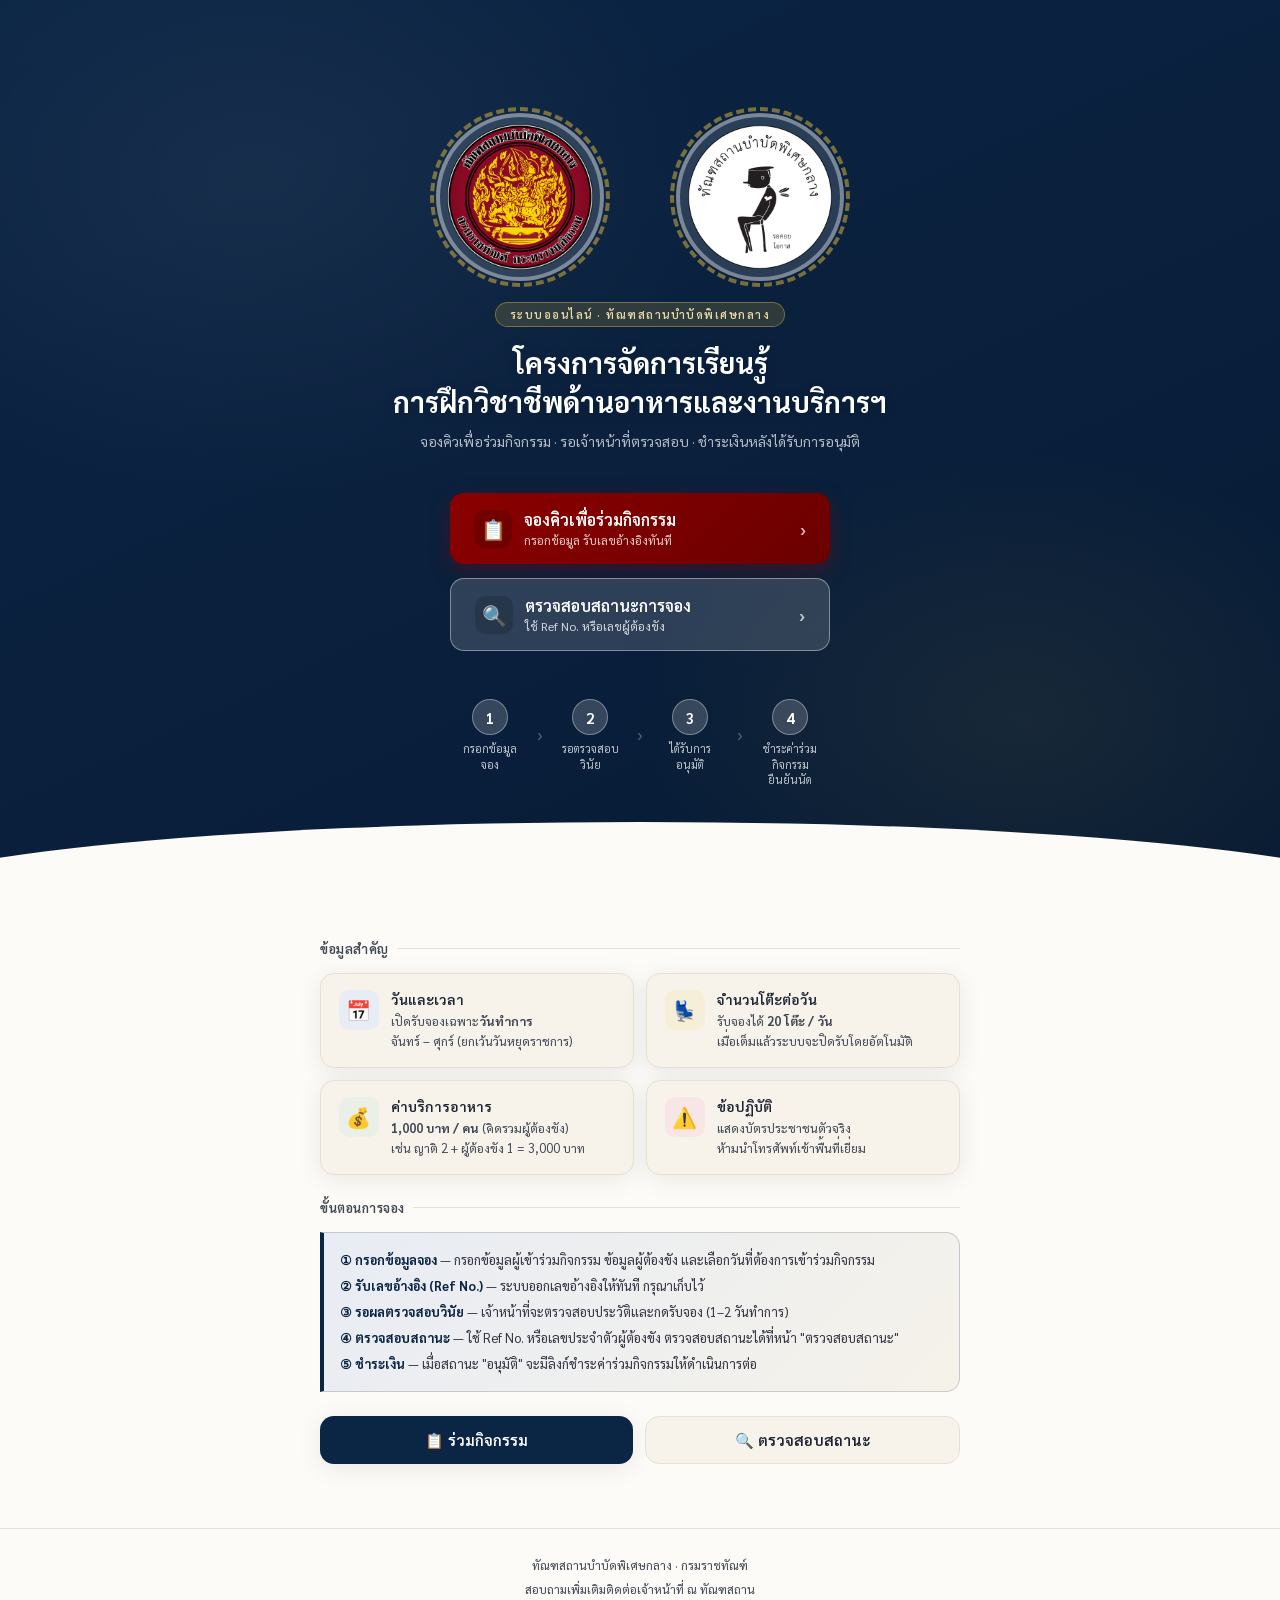
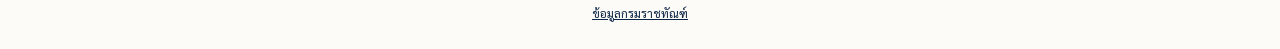
<file: index.html>
<!DOCTYPE html>
<html lang="th">
<head>
<meta charset="UTF-8">
<meta name="viewport" content="width=device-width, initial-scale=1.0, viewport-fit=cover">
<title>ระบบจองคิวเพื่อร่วมกิจกรรมโครงการจัดการเรียนรู้
การฝึกวิชาชีพด้านอาหารและงานบริการฯ — ทัณฑสถานบำบัดพิเศษกลาง ร้าน Chance & Change Cafe</title>
<link href="https://fonts.googleapis.com/css2?family=Sarabun:wght@300;400;500;600;700&display=swap" rel="stylesheet">
<link rel="stylesheet" href="src/css/index.css">
</head>
<body>
 
<section class="hero">
  <!-- Dual logo holder (left = กรมราชทัณฑ์/ทัณฑสถาน, right = โครงการ/CC Cafe) -->
  <div class="logo-holder">
    <div class="logo-item">
      <div class="logo-circle">
        <img class="logo-img logo-1" src="./src/asset/cida-logo.png" alt="กรมราชทัณฑ์">
      </div>
      <div class="logo-ring"></div>
    </div>
    <div class="logo-item">
      <div class="logo-circle">
        <img class="logo-img logo-2" src="./src/asset/Logo-white.png" alt="CC Cafe">
      </div>
      <div class="logo-ring"></div>
    </div>
  </div>

  <div class="hero-badge">ระบบออนไลน์ · ทัณฑสถานบำบัดพิเศษกลาง</div>

  <h1>โครงการจัดการเรียนรู้<br>การฝึกวิชาชีพด้านอาหารและงานบริการฯ</h1>
  <p class="hero-sub">จองคิวเพื่อร่วมกิจกรรม · รอเจ้าหน้าที่ตรวจสอบ · ชำระเงินหลังได้รับการอนุมัติ</p>

  <div class="cta-group">
    <a href="booking.html" class="btn-cta btn-book">
      <div class="btn-icon">📋</div>
      <div class="btn-text">
        จองคิวเพื่อร่วมกิจกรรม
        <small>กรอกข้อมูล รับเลขอ้างอิงทันที</small>
      </div>
      <span class="btn-arrow">›</span>
    </a>
    <a href="status.html" class="btn-cta btn-status">
      <div class="btn-icon">🔍</div>
      <div class="btn-text">
        ตรวจสอบสถานะการจอง
        <small>ใช้ Ref No. หรือเลขผู้ต้องขัง</small>
      </div>
      <span class="btn-arrow">›</span>
    </a>
  </div>

  <div class="steps-teaser">
    <div class="step-t">
      <div class="step-t-dot">1</div>
      <div class="step-t-label">กรอกข้อมูล<br>จอง</div>
    </div>
    <div class="step-t-arrow">›</div>
    <div class="step-t">
      <div class="step-t-dot">2</div>
      <div class="step-t-label">รอตรวจสอบ<br>วินัย</div>
    </div>
    <div class="step-t-arrow">›</div>
    <div class="step-t">
      <div class="step-t-dot">3</div>
      <div class="step-t-label">ได้รับการ<br>อนุมัติ</div>
    </div>
    <div class="step-t-arrow">›</div>
    <div class="step-t">
      <div class="step-t-dot">4</div>
      <div class="step-t-label">ชำระค่าร่วมกิจกรรม<br>ยืนยันนัด</div>
    </div>
  </div>
</section>

<section class="info-section">
  <div class="section-heading">ข้อมูลสำคัญ</div>

  <div class="info-cards">
    <div class="info-card">
      <div class="info-icon blue">📅</div>
      <div class="info-card-text">
        <h3>วันและเวลา</h3>
        <p>เปิดรับจองเฉพาะ<strong>วันทำการ</strong><br>จันทร์ – ศุกร์ (ยกเว้นวันหยุดราชการ)</p>
      </div>
    </div>
    <div class="info-card">
      <div class="info-icon gold">💺</div>
      <div class="info-card-text">
        <h3>จำนวนโต๊ะต่อวัน</h3>
        <p>รับจองได้ <strong>20 โต๊ะ / วัน</strong><br>เมื่อเต็มแล้วระบบจะปิดรับโดยอัตโนมัติ</p>
      </div>
    </div>
    <div class="info-card">
      <div class="info-icon green">💰</div>
      <div class="info-card-text">
        <h3>ค่าบริการอาหาร</h3>
        <p><strong>1,000 บาท / คน</strong> (คิดรวมผู้ต้องขัง)<br>เช่น ญาติ 2 + ผู้ต้องขัง 1 = 3,000 บาท</p>
      </div>
    </div>
    <div class="info-card">
      <div class="info-icon red">⚠️</div>
      <div class="info-card-text">
        <h3>ข้อปฏิบัติ</h3>
        <p>แสดงบัตรประชาชนตัวจริง<br>ห้ามนำโทรศัพท์เข้าพื้นที่เยี่ยม</p>
      </div>
    </div>
  </div>

  <div class="section-heading">ขั้นตอนการจอง</div>
  <div class="notice">
    <strong>① กรอกข้อมูลจอง</strong> — กรอกข้อมูลผู้เข้าร่วมกิจกรรม ข้อมูลผู้ต้องขัง และเลือกวันที่ต้องการเข้าร่วมกิจกรรม<br>
    <strong>② รับเลขอ้างอิง (Ref No.)</strong> — ระบบออกเลขอ้างอิงให้ทันที กรุณาเก็บไว้<br>
    <strong>③ รอผลตรวจสอบวินัย</strong> — เจ้าหน้าที่จะตรวจสอบประวัติและกดรับจอง (1–2 วันทำการ)<br>
    <strong>④ ตรวจสอบสถานะ</strong> — ใช้ Ref No. หรือเลขประจำตัวผู้ต้องขัง ตรวจสอบสถานะได้ที่หน้า "ตรวจสอบสถานะ"<br>
    <strong>⑤ ชำระเงิน</strong> — เมื่อสถานะ "อนุมัติ" จะมีลิงก์ชำระค่าร่วมกิจกรรมให้ดำเนินการต่อ
  </div>

  <div style="display:flex;gap:12px;flex-wrap:wrap;">
    <a href="booking.html" class="btn-primary">📋 ร่วมกิจกรรม</a>
    <a href="status.html" class="btn-secondary">🔍 ตรวจสอบสถานะ</a>
  </div>
</section>

<footer class="footer">
  ทัณฑสถานบำบัดพิเศษกลาง · กรมราชทัณฑ์<br>
  สอบถามเพิ่มเติมติดต่อเจ้าหน้าที่ ณ ทัณฑสถาน<br>
  <a href="https://main.correct.go.th" target="_blank" rel="noopener" style="color:var(--blue);text-decoration:underline;">ข้อมูลกรมราชทัณฑ์</a>
</footer>


</body>
</html>
</file>
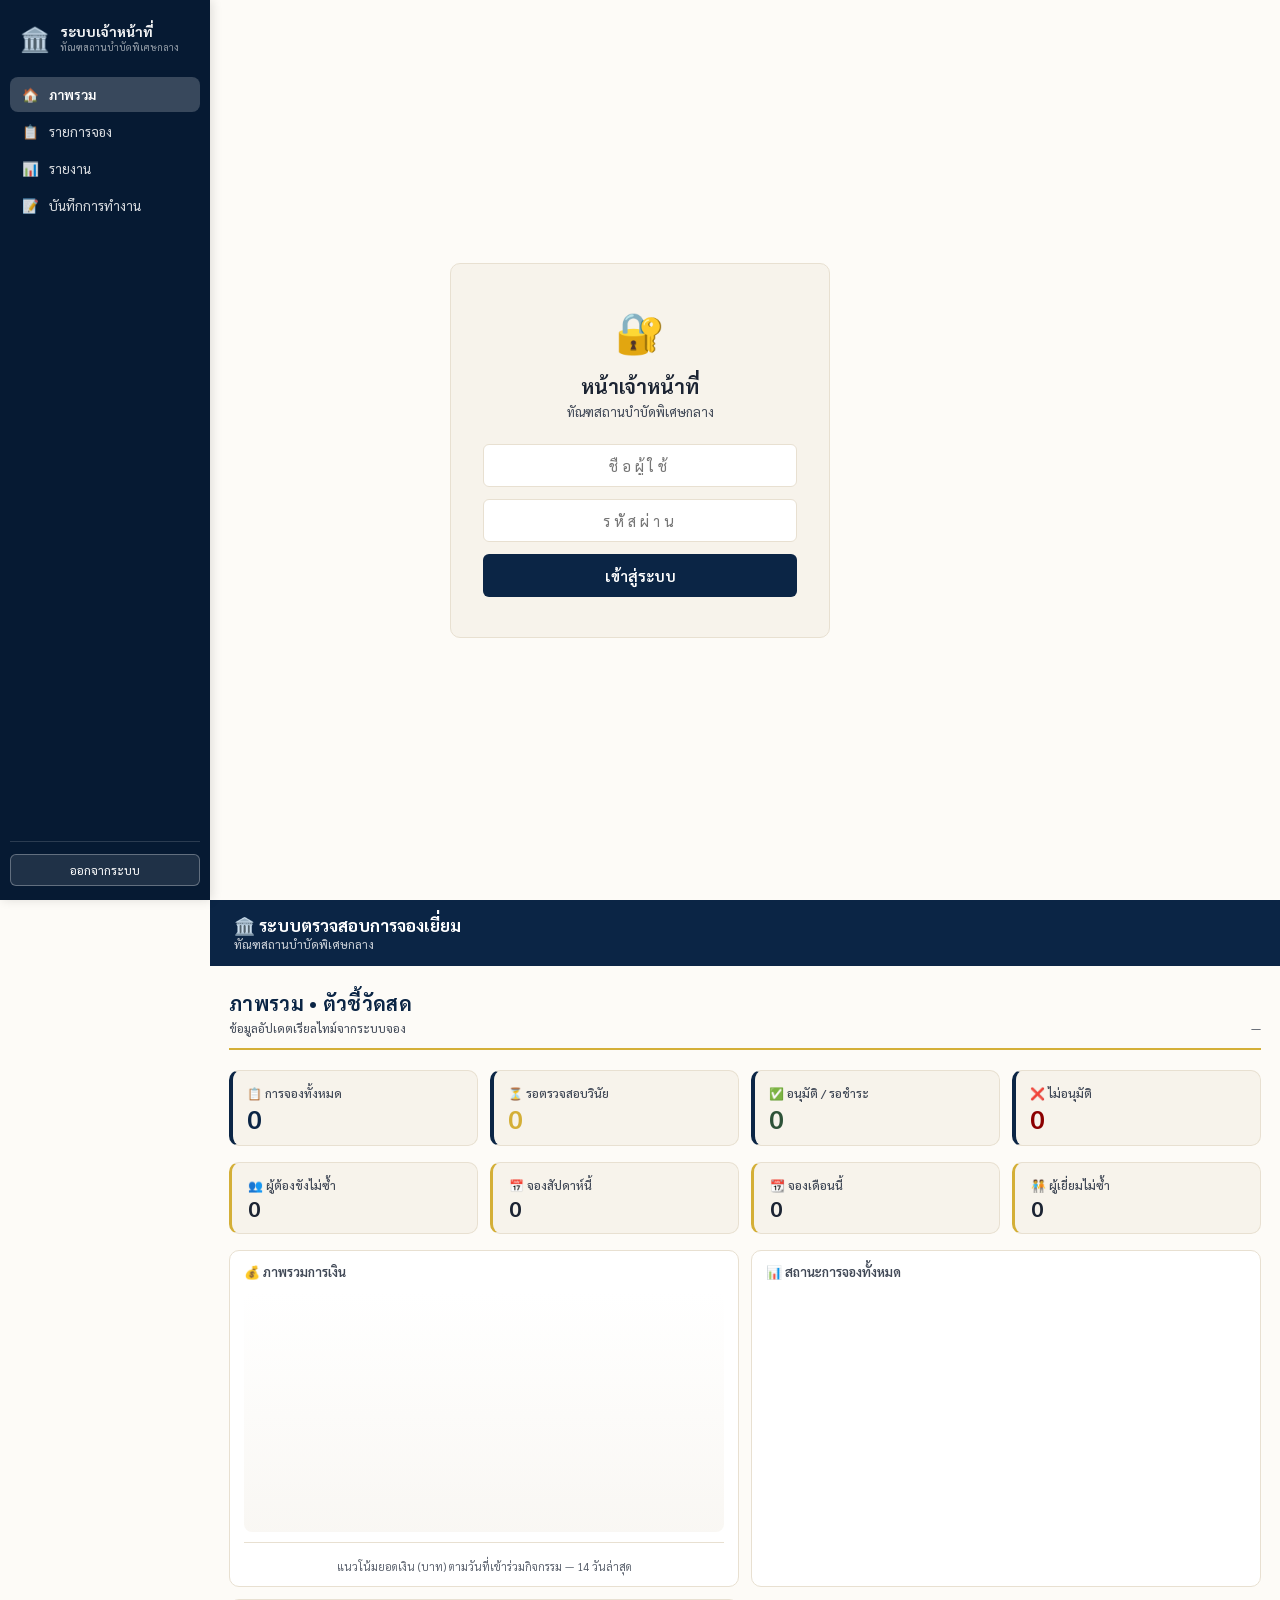
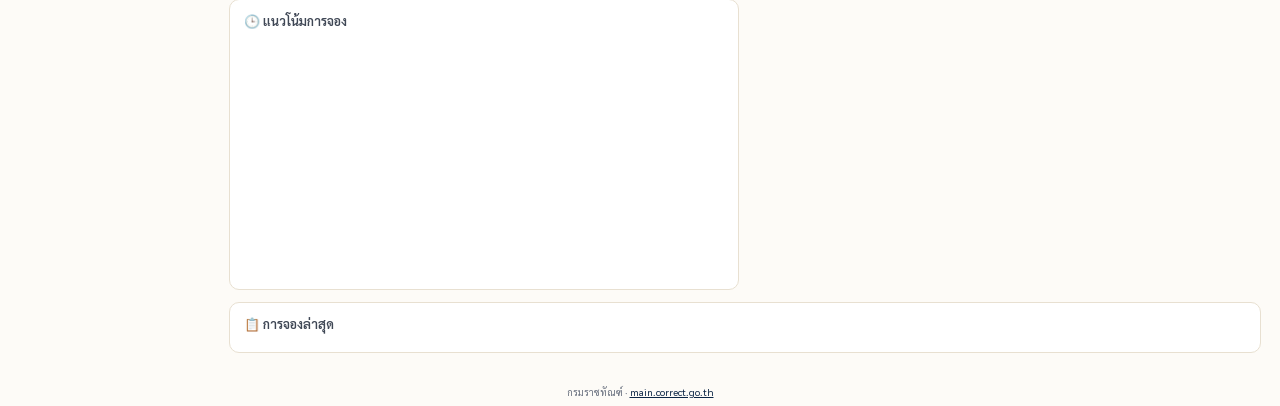
<file: admin.html>
<!DOCTYPE html>
<html lang="th">
<head>
<meta charset="UTF-8">
<meta name="viewport" content="width=device-width, initial-scale=1.0, viewport-fit=cover">
<title>หน้าเจ้าหน้าที่ — ตรวจสอบการจอง</title>
<link href="https://fonts.googleapis.com/css2?family=Sarabun:wght@400;500;600;700&display=swap" rel="stylesheet">
<link rel="stylesheet" href="src/css/admin.css">
</head>
<body>

<!-- LOGIN -->
<div class="login-wrap" id="loginWrap" role="main">
  <div class="login-box">
    <div class="login-icon" aria-hidden="true">🔐</div>
    <h1>หน้าเจ้าหน้าที่</h1>
    <p>ทัณฑสถานบำบัดพิเศษกลาง</p>
    <label for="userInput" class="sr-only">ชื่อผู้ใช้</label>
    <input type="text" class="login-input" id="userInput" placeholder="ชื่อผู้ใช้" autocomplete="username" aria-label="ชื่อผู้ใช้" onkeydown="if(event.key==='Enter') doLogin()">
    <label for="passInput" class="sr-only">รหัสผ่าน</label>
    <input type="password" class="login-input" id="passInput" placeholder="รหัสผ่าน" autocomplete="current-password" aria-label="รหัสผ่าน" onkeydown="if(event.key==='Enter') doLogin()">
    <button class="login-btn" onclick="doLogin()" aria-label="เข้าสู่ระบบ">เข้าสู่ระบบ</button>
    <div class="login-err" id="loginErr" role="alert">รหัสผ่านไม่ถูกต้อง</div>
  </div>
</div>

<!-- DASHBOARD -->
<div class="dash" id="dash">
  <!-- SIDEBAR -->
  <div class="sidebar">
    <div class="sb-brand">
      <div style="font-size:24px;line-height:1">🏛️</div>
      <div>
        <div style="font-weight:700;font-size:14px">ระบบเจ้าหน้าที่</div>
        <div style="font-size:10px;opacity:.6">ทัณฑสถานบำบัดพิเศษกลาง</div>
      </div>
    </div>
    <div id="userInfo" style="padding:8px 10px;margin-bottom:12px;background:rgba(255,255,255,0.1);border-radius:6px;font-size:11px;display:none;">
      <div id="userRole" style="font-weight:600;margin-bottom:2px;"></div>
      <div id="userName" style="opacity:0.8;"></div>
    </div>
<nav class="sb-nav">
       <a class="sb-link active" data-view="home" onclick="switchView('home');return false">🏠 <span class="sb-text">ภาพรวม</span></a>
       <a class="sb-link" data-view="reservations" onclick="switchView('reservations');return false">📋 <span class="sb-text">รายการจอง</span></a>
       <a class="sb-link" data-view="reports" onclick="switchView('reports');return false">📊 <span class="sb-text">รายงาน</span></a>
       <a class="sb-link" data-view="eventlog" onclick="switchView('eventlog');return false">📝 <span class="sb-text">บันทึกการทำงาน</span></a>
     </nav>
    <div class="sb-bottom">
      <button onclick="doLogout()" style="width:100%;padding:7px 10px;border-radius:6px;border:1px solid rgba(255,255,255,.3);background:rgba(255,255,255,.1);color:#fff;font-size:12px;cursor:pointer;font-family:inherit">ออกจากระบบ</button>
    </div>
</div>
   
    <!-- MAIN CONTENT -->
    <div class="content-area">
      <div class="topbar">
       <div>
         <h1 id="topTitle">🏛️ ระบบตรวจสอบการจองเยี่ยม</h1>
         <div style="font-size:12px;opacity:0.8">ทัณฑสถานบำบัดพิเศษกลาง</div>
       </div>
       <div class="topbar-right">
         <span id="topDate" style="font-size:13px;opacity:0.85"></span>
       </div>
     </div>

    <div class="main">
      <!-- HOME DASHBOARD VIEW -->
      <div id="view-home" class="view">
        <!-- Professional Header -->
        <div class="overview-header">
          <div>
            <h2>ภาพรวม • ตัวชี้วัดสด</h2>
            <div class="overview-subtitle">ข้อมูลอัปเดตเรียลไทม์จากระบบจอง</div>
          </div>
          <div class="overview-meta" id="overviewLastUpdated">—</div>
        </div>

<div class="metrics-row primary">
          <div class="stat-card blue">
            <div class="stat-label">📋 การจองทั้งหมด</div>
            <div class="stat-val" id="statTotal">0</div>
          </div>
          <div class="stat-card yellow">
            <div class="stat-label">⏳ รอตรวจสอบวินัย</div>
            <div class="stat-val" id="statWait">0</div>
          </div>
          <div class="stat-card green">
            <div class="stat-label">✅ อนุมัติ / รอชำระ</div>
            <div class="stat-val" id="statOk">0</div>
          </div>
          <div class="stat-card red">
            <div class="stat-label">❌ ไม่อนุมัติ</div>
            <div class="stat-val" id="statReject">0</div>
          </div>
        </div>

        <!-- Secondary Metrics (Contextual) -->
        <div class="metrics-row secondary">
          <div class="stat-card">
            <div class="stat-label">👥 ผู้ต้องขังไม่ซ้ำ</div>
            <div class="stat-val" id="statUniquePrisoners">0</div>
          </div>
          <div class="stat-card">
            <div class="stat-label">📅 จองสัปดาห์นี้</div>
            <div class="stat-val" id="statThisWeek">0</div>
          </div>
          <div class="stat-card">
            <div class="stat-label">📆 จองเดือนนี้</div>
            <div class="stat-val" id="statThisMonth">0</div>
          </div>
          <div class="stat-card">
            <div class="stat-label">🧑‍🤝‍🧑 ผู้เยี่ยมไม่ซ้ำ</div>
            <div class="stat-val" id="statUniqueVisitors">0</div>
          </div>
        </div>

        <!-- Visualizations -->
<div class="dash-grid">
           <div class="dash-card">
             <div class="dash-card-h">
               <span>💰</span> ภาพรวมการเงิน
             </div>
             <div id="financeOverview" style="margin-top:12px">
               <div id="financeSummary" class="finance-summary"></div>
               <canvas id="financeChart" style="width:100%;max-width:100%;height:240px;display:block;margin-top:10px" aria-label="กราฟแนวโน้มยอดเงิน"></canvas>
               <div id="financeLegend" class="finance-chart-legend"></div>
               <div class="chart-caption">แนวโน้มยอดเงิน (บาท) ตามวันที่เข้าร่วมกิจกรรม — 14 วันล่าสุด</div>
             </div>
           </div>
           <div class="dash-card">
             <div class="dash-card-h">
               <span>📊</span> สถานะการจองทั้งหมด
             </div>
             <div id="statusPipeline" style="margin-top:8px"></div>
           </div>
           <div class="dash-card">
             <div class="dash-card-h">
               <span>🕒</span> แนวโน้มการจอง
             </div>
             <canvas id="trendChart" style="width:100%;height:200px;display:block;margin-top:8px" aria-label="กราฟแนวโน้มการจอง"></canvas>
           </div>
           <div class="dash-card" style="grid-column: 1 / -1">
             <div class="dash-card-h"><span>📋</span> การจองล่าสุด <span id="recentCount" style="font-size:12px;color:var(--text2);font-weight:400"></span></div>
             <div id="recentBookings" style="margin-top:8px"></div>
           </div>
</div>

      </div>

      <!-- RESERVATIONS VIEW -->
      <div id="view-reservations" class="view" style="display:none" role="main">
<div class="controls">
           <input class="search-box" id="searchBox" type="text" placeholder="🔍 ค้นหา ชื่อ / เลขอ้างอิง / ผู้ต้องขัง" aria-label="ค้นหารายการจอง" oninput="resetToFirstPage();renderTable()">
           <select class="filter-select" id="filterStatus" aria-label="กรองตามสถานะ" onchange="resetToFirstPage();renderTable()" style="display:none">
             <option value="">ทุกสถานะ</option>
              <option value="รอตรวจสอบวินัย">รอตรวจสอบวินัย</option>
             <option value="รอตรวจสอบผู้เข้าร่วม">รอตรวจสอบผู้เข้าร่วม</option>
             <option value="รอชำระเงิน">รอชำระเงิน</option>
             <option value="ชำระแล้ว">ชำระแล้ว</option>
             <option value="เสร็จสิ้น">เสร็จสิ้น</option>
             <option value="ไม่อนุมัติ">ไม่อนุมัติ</option>
           </select>
           <select class="filter-select" id="filterDate" aria-label="กรองตามวันที่" onchange="resetToFirstPage();renderTable()">
             <option value="">ทุกวัน</option>
           </select>
           <button class="refresh-btn" onclick="resetToFirstPage();loadData()" aria-label="โหลดข้อมูลใหม่">🔄 โหลดใหม่</button>
           <button class="btn-export" onclick="exportFilteredCSV()" aria-label="ส่งออกข้อมูลเป็น CSV" id="btnExport" style="display:none">📤 Export CSV</button>
           <button class="btn-print" onclick="printReport()" aria-label="พิมพ์รายงาน" id="btnPrint" style="display:none">🖨️ พิมพ์รายงาน</button>
           <button class="btn-print-vinai" onclick="printPrisonerVinaiList()" aria-label="พิมพ์รายชื่อผู้ต้องขัง" id="btnPrintVinai" style="display:none">🖨️ พิมพ์รายชื่อผู้ต้องขัง (วินัย)</button>
         </div>

<div class="table-wrap">
          <div class="table-header">
            <h2>รายการจองทั้งหมด</h2>
            <span class="table-count" id="tableCount" aria-live="polite">0 รายการ</span>
          </div>
          <table role="table" aria-label="ตารางรายการจอง">
            <thead>
                <tr>
                  <th scope="col">เลขอ้างอิง</th>
                  <th scope="col">ผู้เข้าร่วม</th>
                  <th scope="col" class="hide-mobile">ผู้ต้องขัง</th>
                  <th scope="col" class="hide-mobile">แดน</th>
                  <th scope="col" class="hide-mobile">จำนวน/ยอด</th>
                  <th scope="col">สถานะ</th>
                  <th scope="col">ตรวจสอบ</th>
                  <th scope="col">จัดการ</th>
                </tr>
              </thead>
             <tbody id="tableBody">
               <tr><td colspan="8" class="loading-state"><span class="spinner-sm"></span>กำลังโหลดข้อมูล...</td></tr>
             </tbody>
           </table>
           <div id="pagination" class="pagination"></div>
           <div class="last-updated" id="lastUpdated">อัพเดทล่าสุด: —</div>
         </div>
      </div>

      <!-- REPORTS VIEW -->
      <div id="view-reports" class="view" style="display:none">
        <div style="margin-bottom:12px">
          <h1 style="font-size:20px;font-weight:700;margin-bottom:4px">📊 รายงาน</h1>
          <div style="font-size:13px;color:var(--text2)">รายงานประจำวัน — กรองข้อมูลด้านล่างเพื่อดึงข้อมูล</div>
        </div>

        <div class="controls" style="margin-bottom:16px">
          <input class="search-box" id="reportsSearchBox" type="text" placeholder="🔍 ค้นหา ชื่อ / Ref / ผู้ต้องขัง" oninput="renderReportsView()">
<select class="filter-select" id="reportsFilterStatus" onchange="renderReportsView()">
              <option value="">ทุกสถานะ</option>
               <option value="รอตรวจสอบวินัย">รอตรวจสอบวินัย</option>
              <option value="รอตรวจสอบผู้เข้าร่วม">รอตรวจสอบผู้เข้าร่วม</option>
              <option value="รอชำระเงิน">รอชำระเงิน</option>
              <option value="ชำระแล้ว">ชำระแล้ว</option>
              <option value="เสร็จสิ้น">เสร็จสิ้น</option>
              <option value="ไม่อนุมัติ">ไม่อนุมัติ</option>
            </select>
          <select class="filter-select" id="reportsFilterDate" onchange="renderReportsView()">
            <option value="">ทุกวัน</option>
          </select>
          <button class="refresh-btn" onclick="renderReportsView()">🔄 ดึงข้อมูลรายงาน</button>
        </div>

        <div id="reportsContent">
          <!-- Populated dynamically by JS -->
        </div>
      </div>

<!-- EVENTLOG VIEW -->
      <div id="view-eventlog" class="view" style="display:none">
        <div style="margin-bottom:12px">
          <h1 style="font-size:20px;font-weight:700;margin-bottom:4px">📝 บันทึกการทำงาน</h1>
          <div style="font-size:13px;color:var(--text2)">บันทึกการกระทำของผู้ใช้ทั้งหมดในระบบ</div>
        </div>
        <div class="table-wrap">
          <div class="table-header">
            <h2>บันทึกการทำงานทั้งหมด</h2>
            <span class="table-count" id="eventlogCount">0 รายการ</span>
          </div>
          <div class="eventlog-container">
            <table>
              <thead>
                <tr>
                  <th>เวลา</th>
                  <th>ผู้ใช้</th>
                  <th>ชื่อเต็ม</th>
                  <th>ประเภท</th>
                  <th>รายละเอียด</th>
                </tr>
              </thead>
              <tbody id="eventlogBody">
                <tr><td colspan="5" class="loading-state"><span class="spinner-sm"></span>กำลังโหลดข้อมูล...</td></tr>
              </tbody>
            </table>
          </div>
        </div>
      </div>
      
    </div>
  </div>
</div>

<!-- Slip Modal -->
<div class="modal-bg" id="modalBg" onclick="closeModal(event)">
  <div class="modal">
    <div class="modal-head">
      <h3>🧾 สลิปการโอนเงิน</h3>
      <button class="modal-close" onclick="closeModal()">×</button>
    </div>
    <div class="modal-body" id="modalBody"></div>
  </div>
</div>

<!-- Detail Modal -->
<div class="modal-bg" id="detailModalBg" onclick="closeDetailModal(event)">
  <div class="modal modal-detail">
    <div class="modal-head">
      <h3>📋 รายละเอียดการจอง</h3>
      <button class="modal-close" onclick="closeDetailModal()">×</button>
    </div>
    <div class="modal-body" id="detailModalBody"></div>
  </div>
</div>

<script src="src/js/admin.js" defer></script>
  
  <!-- Bottom Navigation for Mobile -->
  <nav class="bottom-nav" id="bottomNav" style="display:none">
    <a href="#" class="bottom-nav-item active" data-view="home" onclick="switchView('home');return false">🏠<br><span>ภาพรวม</span></a>
    <a href="#" class="bottom-nav-item" data-view="reservations" onclick="switchView('reservations');return false">📋<br><span>รายการ</span></a>
    <a href="#" class="bottom-nav-item" data-view="reports" onclick="switchView('reports');return false">📊<br><span>รายงาน</span></a>
    <a href="#" class="bottom-nav-item" data-view="eventlog" onclick="switchView('eventlog');return false">📝<br><span>บันทึก</span></a>
  </nav>
  
  <!-- Pull to refresh indicator (mobile) -->
  <div class="pull-refresh" id="pullRefresh">⟳ ปล่อยเพื่อรีเฟรช</div>
  
  <script>
// Show bottom nav on mobile
if (window.innerWidth <= 768) {
  document.getElementById('bottomNav').style.display = 'flex';
}
window.addEventListener('resize', () => {
  const bottomNav = document.getElementById('bottomNav');
  if (bottomNav) bottomNav.style.display = window.innerWidth <= 768 ? 'flex' : 'none';
});
  </script>
  
  <div style="text-align:center;padding:8px;font-size:10px;color:#6B7280;background:#FDFBF7;">
    กรมราชทัณฑ์ · <a href="https://main.correct.go.th" target="_blank" rel="noopener" style="color:#0B2545;">main.correct.go.th</a>
  </div>
</body>
</html>
</file>
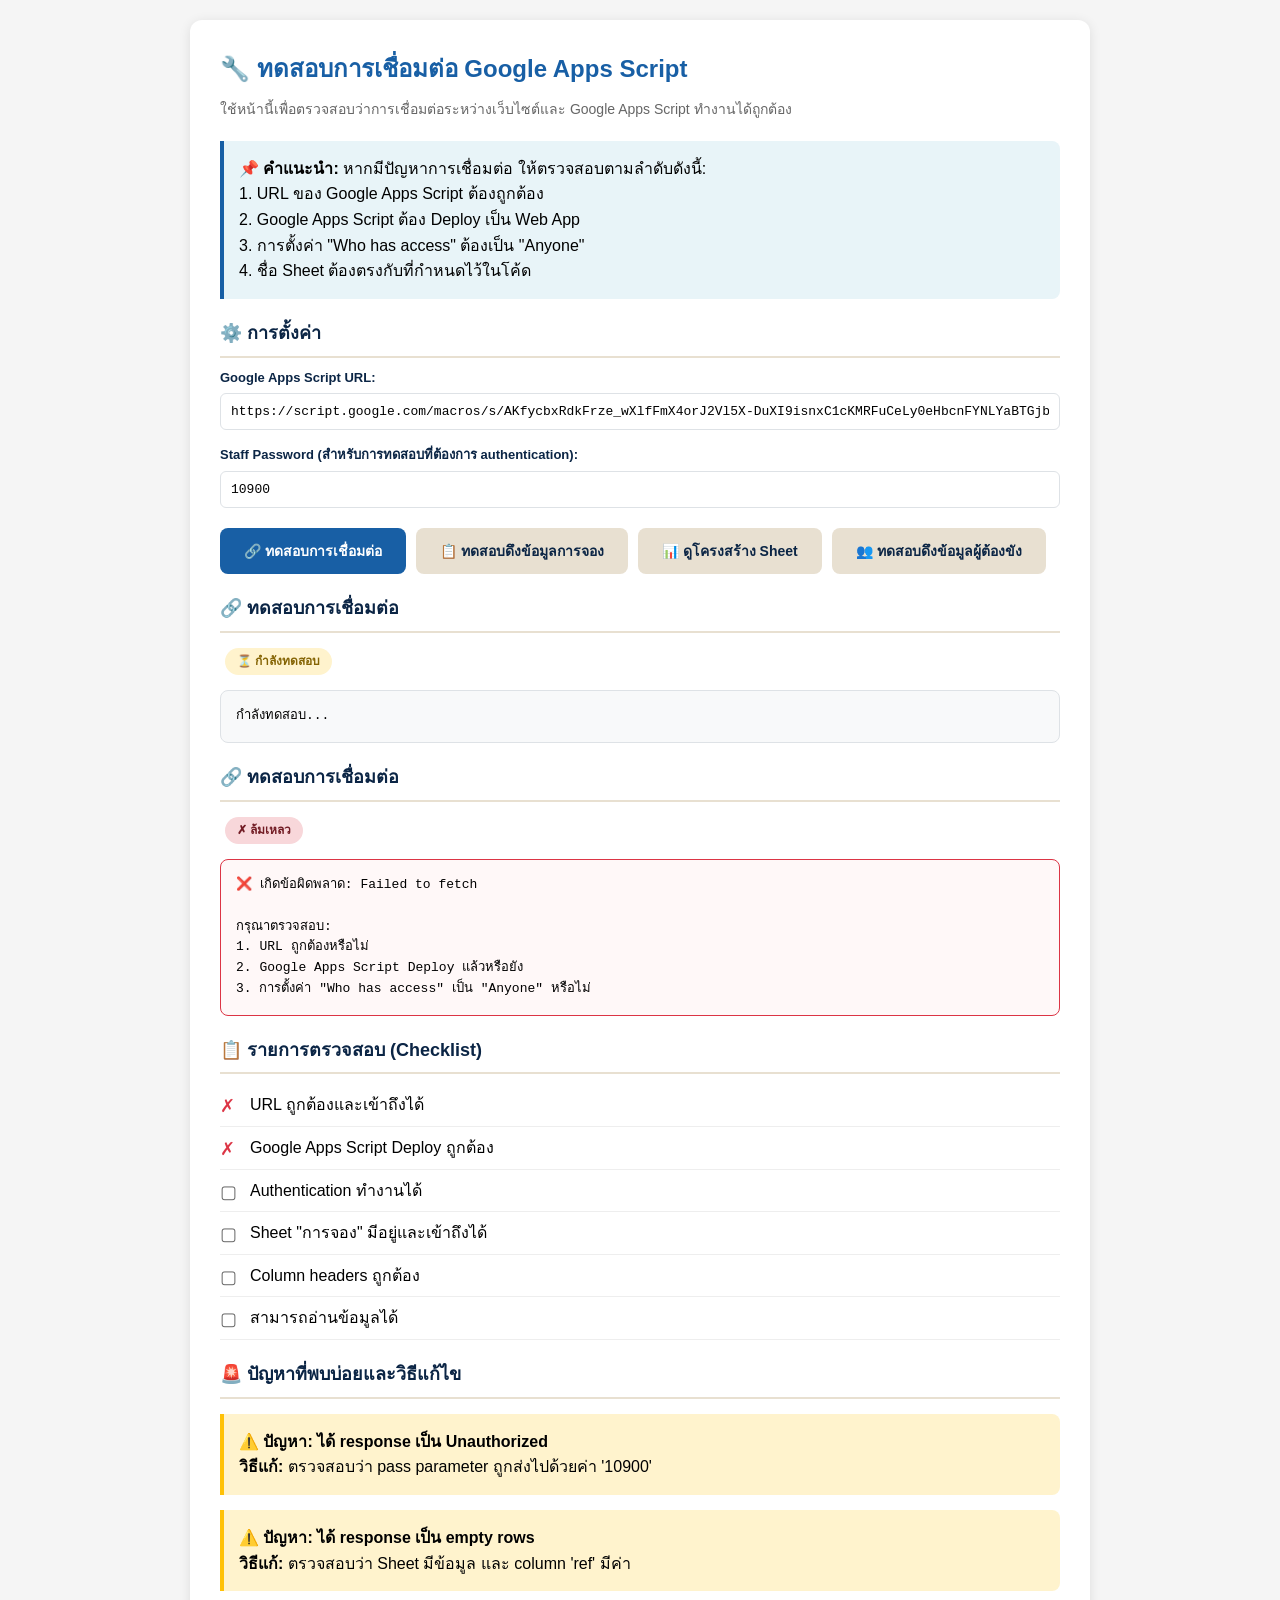
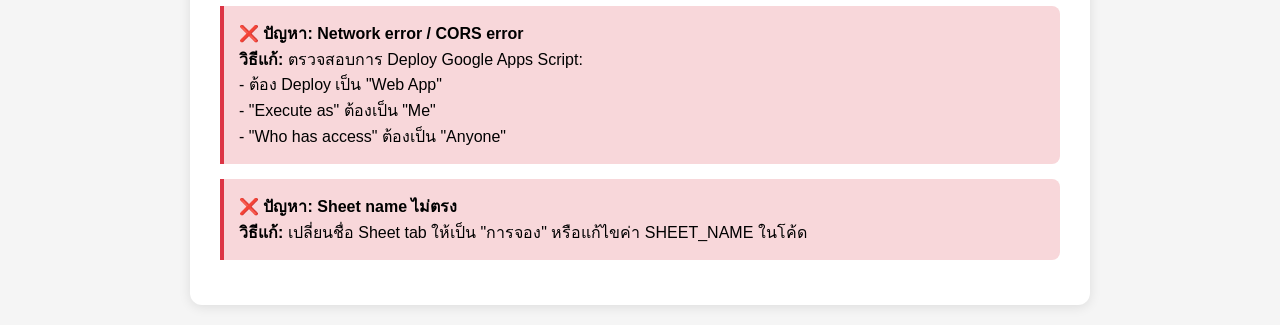
<file: test_connection.html>
<!DOCTYPE html>
<html lang="th">
<head>
    <meta charset="UTF-8">
    <meta name="viewport" content="width=device-width, initial-scale=1.0">
    <title>ทดสอบการเชื่อมต่อ Google Apps Script</title>
    <style>
        * { margin: 0; padding: 0; box-sizing: border-box; }
        body {
            font-family: 'Sarabun', -apple-system, BlinkMacSystemFont, sans-serif;
            background: #f5f5f5;
            padding: 20px;
            line-height: 1.6;
        }
        .container {
            max-width: 900px;
            margin: 0 auto;
            background: white;
            border-radius: 12px;
            box-shadow: 0 2px 12px rgba(0,0,0,0.1);
            padding: 30px;
        }
        h1 {
            color: #185FA5;
            margin-bottom: 10px;
            font-size: 24px;
        }
        h2 {
            color: #0B2545;
            margin: 20px 0 10px;
            font-size: 18px;
            border-bottom: 2px solid #E8E0D1;
            padding-bottom: 8px;
        }
        .subtitle {
            color: #666;
            font-size: 14px;
            margin-bottom: 20px;
        }
        .btn {
            display: inline-flex;
            align-items: center;
            gap: 8px;
            padding: 12px 24px;
            border: none;
            border-radius: 8px;
            font-size: 14px;
            font-weight: 600;
            cursor: pointer;
            transition: all 0.2s;
        }
        .btn-primary {
            background: #185FA5;
            color: white;
        }
        .btn-primary:hover { background: #0d4a8a; }
        .btn-secondary {
            background: #E8E0D1;
            color: #0B2545;
        }
        .btn-secondary:hover { background: #d4cbb8; }
        .btn-group {
            display: flex;
            gap: 10px;
            margin: 15px 0;
            flex-wrap: wrap;
        }
        .result-box {
            background: #f8f9fa;
            border: 1px solid #dee2e6;
            border-radius: 8px;
            padding: 15px;
            margin: 10px 0;
            font-family: 'Courier New', monospace;
            font-size: 13px;
            white-space: pre-wrap;
            word-break: break-all;
            max-height: 400px;
            overflow-y: auto;
        }
        .result-box.success { border-color: #28a745; background: #f8fff8; }
        .result-box.error { border-color: #dc3545; background: #fff8f8; }
        .result-box.info { border-color: #17a2b8; background: #f8fcfd; }
        .status-badge {
            display: inline-block;
            padding: 4px 12px;
            border-radius: 20px;
            font-size: 12px;
            font-weight: 600;
            margin: 5px;
        }
        .status-ok { background: #d4edda; color: #155724; }
        .status-error { background: #f8d7da; color: #721c24; }
        .status-loading { background: #fff3cd; color: #856404; }
        .info-card {
            background: #e8f4f8;
            border-left: 4px solid #185FA5;
            padding: 15px;
            margin: 15px 0;
            border-radius: 0 8px 8px 0;
        }
        .warning-card {
            background: #fff3cd;
            border-left: 4px solid #ffc107;
            padding: 15px;
            margin: 15px 0;
            border-radius: 0 8px 8px 0;
        }
        .danger-card {
            background: #f8d7da;
            border-left: 4px solid #dc3545;
            padding: 15px;
            margin: 15px 0;
            border-radius: 0 8px 8px 0;
        }
        .check-list {
            list-style: none;
            padding: 0;
        }
        .check-list li {
            padding: 8px 0 8px 30px;
            position: relative;
            border-bottom: 1px solid #eee;
        }
        .check-list li::before {
            content: '▢';
            position: absolute;
            left: 0;
            font-size: 18px;
            color: #666;
        }
        .check-list li.checked::before {
            content: '✓';
            color: #28a745;
        }
        .check-list li.error::before {
            content: '✗';
            color: #dc3545;
        }
        table {
            width: 100%;
            border-collapse: collapse;
            margin: 10px 0;
        }
        th, td {
            padding: 10px;
            text-align: left;
            border-bottom: 1px solid #dee2e6;
        }
        th {
            background: #f8f9fa;
            font-weight: 600;
            color: #0B2545;
        }
        .config-input {
            width: 100%;
            padding: 10px;
            border: 1px solid #dee2e6;
            border-radius: 6px;
            font-size: 13px;
            font-family: 'Courier New', monospace;
            margin: 5px 0;
        }
        .config-label {
            font-size: 13px;
            font-weight: 600;
            color: #0B2545;
            margin-top: 10px;
        }
    </style>
</head>
<body>
    <div class="container">
        <h1>🔧 ทดสอบการเชื่อมต่อ Google Apps Script</h1>
        <p class="subtitle">ใช้หน้านี้เพื่อตรวจสอบว่าการเชื่อมต่อระหว่างเว็บไซต์และ Google Apps Script ทำงานได้ถูกต้อง</p>

        <div class="info-card">
            <strong>📌 คำแนะนำ:</strong> หากมีปัญหาการเชื่อมต่อ ให้ตรวจสอบตามลำดับดังนี้:<br>
            1. URL ของ Google Apps Script ต้องถูกต้อง<br>
            2. Google Apps Script ต้อง Deploy เป็น Web App<br>
            3. การตั้งค่า "Who has access" ต้องเป็น "Anyone"<br>
            4. ชื่อ Sheet ต้องตรงกับที่กำหนดไว้ในโค้ด
        </div>

        <h2>⚙️ การตั้งค่า</h2>
        <div class="config-label">Google Apps Script URL:</div>
        <input type="text" id="appsScriptUrl" class="config-input" 
               value="https://script.google.com/macros/s/AKfycbxRdkFrze_wXlfFmX4orJ2Vl5X-DuXI9isnxC1cKMRFuCeLy0eHbcnFYNLYaBTGjbFdDg/exec">
        
        <div class="config-label">Staff Password (สำหรับการทดสอบที่ต้องการ authentication):</div>
        <input type="text" id="staffPass" class="config-input" value="10900">

        <div class="btn-group">
            <button class="btn btn-primary" onclick="testConnection()">
                🔗 ทดสอบการเชื่อมต่อ
            </button>
            <button class="btn btn-secondary" onclick="testGetAll()">
                📋 ทดสอบดึงข้อมูลการจอง
            </button>
            <button class="btn btn-secondary" onclick="testGetSheetInfo()">
                📊 ดูโครงสร้าง Sheet
            </button>
            <button class="btn btn-secondary" onclick="testGetPrisoners()">
                👥 ทดสอบดึงข้อมูลผู้ต้องขัง
            </button>
        </div>

        <div id="results"></div>

        <h2>📋 รายการตรวจสอบ (Checklist)</h2>
        <ul class="check-list" id="checklist">
            <li id="check-url">URL ถูกต้องและเข้าถึงได้</li>
            <li id="check-deploy">Google Apps Script Deploy ถูกต้อง</li>
            <li id="check-auth">Authentication ทำงานได้</li>
            <li id="check-sheet">Sheet "การจอง" มีอยู่และเข้าถึงได้</li>
            <li id="check-headers">Column headers ถูกต้อง</li>
            <li id="check-data">สามารถอ่านข้อมูลได้</li>
        </ul>

        <h2>🚨 ปัญหาที่พบบ่อยและวิธีแก้ไข</h2>
        <div class="warning-card">
            <strong>⚠️ ปัญหา: ได้ response เป็น Unauthorized</strong><br>
            <strong>วิธีแก้:</strong> ตรวจสอบว่า pass parameter ถูกส่งไปด้วยค่า '10900'
        </div>
        <div class="warning-card">
            <strong>⚠️ ปัญหา: ได้ response เป็น empty rows</strong><br>
            <strong>วิธีแก้:</strong> ตรวจสอบว่า Sheet มีข้อมูล และ column 'ref' มีค่า
        </div>
        <div class="danger-card">
            <strong>❌ ปัญหา: Network error / CORS error</strong><br>
            <strong>วิธีแก้:</strong> ตรวจสอบการ Deploy Google Apps Script:<br>
            - ต้อง Deploy เป็น "Web App"<br>
            - "Execute as" ต้องเป็น "Me"<br>
            - "Who has access" ต้องเป็น "Anyone"
        </div>
        <div class="danger-card">
            <strong>❌ ปัญหา: Sheet name ไม่ตรง</strong><br>
            <strong>วิธีแก้:</strong> เปลี่ยนชื่อ Sheet tab ให้เป็น "การจอง" หรือแก้ไขค่า SHEET_NAME ในโค้ด
        </div>
    </div>

    <script>
        const resultsDiv = document.getElementById('results');

        function addResult(title, content, type = 'info') {
            const div = document.createElement('div');
            div.innerHTML = `
                <h2>${title}</h2>
                <span class="status-badge status-${type}">${type === 'success' ? '✓ สำเร็จ' : type === 'error' ? '✗ ล้มเหลว' : '⏳ กำลังทดสอบ'}</span>
                <div class="result-box ${type}">${content}</div>
            `;
            resultsDiv.appendChild(div);
        }

        function clearResults() {
            resultsDiv.innerHTML = '';
        }

        function checkItem(id, status) {
            const el = document.getElementById(id);
            el.className = status;
        }

        async function testConnection() {
            clearResults();
            const url = document.getElementById('appsScriptUrl').value.trim();
            
            addResult('🔗 ทดสอบการเชื่อมต่อ', 'กำลังทดสอบ...', 'loading');
            checkItem('check-url', '');

            try {
                const response = await fetch(url + '?action=testConnection', {
                    redirect: 'follow'
                });

                if (!response.ok) {
                    throw new Error(`HTTP ${response.status}: ${response.statusText}`);
                }

                const data = await response.json();
                
                if (data.status === 'ok') {
                    addResult('🔗 ทดสอบการเชื่อมต่อ', 
                        `✅ เชื่อมต่อสำเร็จ!\n\n` +
                        `Spreadsheet: ${data.spreadsheetName}\n` +
                        `Spreadsheet ID: ${data.spreadsheetId}\n` +
                        `Main Sheet: ${data.mainSheet.name}\n` +
                        `Rows: ${data.mainSheet.rows}\n` +
                        `Columns: ${data.mainSheet.cols}\n\n` +
                        `Headers:\n${JSON.stringify(data.mainSheet.headers, null, 2)}\n\n` +
                        `Sheets ทั้งหมด:\n${JSON.stringify(data.allSheets, null, 2)}`, 
                        'success');
                    checkItem('check-url', 'checked');
                    checkItem('check-deploy', 'checked');
                    checkItem('check-sheet', 'checked');
                    checkItem('check-headers', data.mainSheet.headers.includes('ref') ? 'checked' : 'error');
                } else {
                    addResult('🔗 ทดสอบการเชื่อมต่อ', 
                        `❌ ล้มเหลว: ${data.message}\n\nรายละเอียด: ${JSON.stringify(data, null, 2)}`, 
                        'error');
                    checkItem('check-url', 'error');
                }
            } catch (error) {
                addResult('🔗 ทดสอบการเชื่อมต่อ', 
                    `❌ เกิดข้อผิดพลาด: ${error.message}\n\n` +
                    `กรุณาตรวจสอบ:\n` +
                    `1. URL ถูกต้องหรือไม่\n` +
                    `2. Google Apps Script Deploy แล้วหรือยัง\n` +
                    `3. การตั้งค่า "Who has access" เป็น "Anyone" หรือไม่`, 
                    'error');
                checkItem('check-url', 'error');
                checkItem('check-deploy', 'error');
            }
        }

        async function testGetAll() {
            const url = document.getElementById('appsScriptUrl').value.trim();
            const pass = document.getElementById('staffPass').value.trim();
            
            addResult('📋 ทดสอบดึงข้อมูลการจอง', 'กำลังทดสอบ...', 'loading');
            checkItem('check-auth', '');
            checkItem('check-data', '');

            try {
                const response = await fetch(url + `?action=getAll&pass=${encodeURIComponent(pass)}`, {
                    redirect: 'follow'
                });

                if (!response.ok) {
                    throw new Error(`HTTP ${response.status}: ${response.statusText}`);
                }

                const data = await response.json();
                
                if (data.status === 'ok') {
                    const rowCount = data.rows ? data.rows.length : 0;
                    addResult('📋 ทดสอบดึงข้อมูลการจอง', 
                        `✅ ดึงข้อมูลสำเร็จ!\n\n` +
                        `จำนวนรายการ: ${rowCount}\n\n` +
                        `ตัวอย่างข้อมูล (3 รายการแรก):\n${JSON.stringify(data.rows?.slice(0, 3) || [], null, 2)}`, 
                        'success');
                    checkItem('check-auth', 'checked');
                    checkItem('check-data', rowCount > 0 ? 'checked' : 'error');
                } else {
                    addResult('📋 ทดสอบดึงข้อมูลการจอง', 
                        `❌ ล้มเหลว: ${data.message}`, 
                        'error');
                    checkItem('check-auth', 'error');
                }
            } catch (error) {
                addResult('📋 ทดสอบดึงข้อมูลการจอง', 
                    `❌ เกิดข้อผิดพลาด: ${error.message}`, 
                    'error');
                checkItem('check-auth', 'error');
            }
        }

        async function testGetSheetInfo() {
            const url = document.getElementById('appsScriptUrl').value.trim();
            const pass = document.getElementById('staffPass').value.trim();
            
            addResult('📊 ดูโครงสร้าง Sheet', 'กำลังทดสอบ...', 'loading');

            try {
                const response = await fetch(url + `?action=getSheetInfo&pass=${encodeURIComponent(pass)}`, {
                    redirect: 'follow'
                });

                if (!response.ok) {
                    throw new Error(`HTTP ${response.status}: ${response.statusText}`);
                }

                const data = await response.json();
                
                if (data.status === 'ok') {
                    addResult('📊 โครงสร้าง Sheet', 
                        `✅ ดึงข้อมูลสำเร็จ!\n\n` +
                        `Spreadsheet: ${data.spreadsheetName}\n` +
                        `Main Sheet: ${data.mainSheet.name}\n` +
                        `จำนวนแถว: ${data.mainSheet.totalRows}\n` +
                        `จำนวนคอลัมน์: ${data.mainSheet.totalCols}\n\n` +
                        `Headers:\n${JSON.stringify(data.mainSheet.headers, null, 2)}\n\n` +
                        `ตัวอย่างข้อมูล:\n${JSON.stringify(data.mainSheet.sampleRow, null, 2)}\n\n` +
                        `Sheets ทั้งหมด:\n${JSON.stringify(data.allSheets, null, 2)}`, 
                        'success');
                } else {
                    addResult('📊 ดูโครงสร้าง Sheet', 
                        `❌ ล้มเหลว: ${data.message}`, 
                        'error');
                }
            } catch (error) {
                addResult('📊 ดูโครงสร้าง Sheet', 
                    `❌ เกิดข้อผิดพลาด: ${error.message}`, 
                    'error');
            }
        }

        async function testGetPrisoners() {
            const url = document.getElementById('appsScriptUrl').value.trim();
            
            addResult('👥 ทดสอบดึงข้อมูลผู้ต้องขัง', 'กำลังทดสอบ...', 'loading');

            try {
                const response = await fetch(url + '?action=getPrisoners', {
                    redirect: 'follow'
                });

                if (!response.ok) {
                    throw new Error(`HTTP ${response.status}: ${response.statusText}`);
                }

                const data = await response.json();
                
                if (data.status === 'ok') {
                    const count = data.prisoners ? data.prisoners.length : 0;
                    addResult('👥 ทดสอบดึงข้อมูลผู้ต้องขัง', 
                        `✅ ดึงข้อมูลสำเร็จ!\n\n` +
                        `จำนวนผู้ต้องขัง: ${count}\n\n` +
                        `ตัวอย่าง (5 คนแรก):\n${JSON.stringify(data.prisoners?.slice(0, 5) || [], null, 2)}`, 
                        'success');
                } else {
                    addResult('👥 ทดสอบดึงข้อมูลผู้ต้องขัง', 
                        `❌ ล้มเหลว: ${data.message}`, 
                        'error');
                }
            } catch (error) {
                addResult('👥 ทดสอบดึงข้อมูลผู้ต้องขัง', 
                    `❌ เกิดข้อผิดพลาด: ${error.message}`, 
                    'error');
            }
        }

        // Auto-run connection test on load
        window.addEventListener('load', () => {
            setTimeout(testConnection, 500);
        });
    </script>
</body>
</html>
</file>
<file: src/css/index.css>
:root {
  /* Artisanal Hope & Institutional Elegance — Chance & Change Café */
  /* Royal Navy #0B2545 (structure/authority), Deep Crimson #8B0000 (action), */
  /* Soft Antique Gold #D4AF37 (highlights), Warm Off-White #FDFBF7 (background) */
  --navy: #0B2545;
  --crimson: #8B0000;
  --antique-gold: #D4AF37;

  --primary: #8B0000;          /* Deep Crimson — action elements */
  --primary-dark: #5C0000;

  --bg: #FDFBF7;               /* Warm Off-White */
  --bg2: #F7F3EB;
  --border: #E8E0D1;

  --text: #1C2433;
  --text2: #3F4755;
  --text-muted: #6B7280;

  --blue: #0B2545;             /* Royal Navy — structure, headers, sidebar */
  --blue-dark: #061A33;
  --blue-light: #E8ECF4;       /* soft navy tint */
  --blue-mid: #0B2545;

  --green: #2E5238;            /* warm institutional green */
  --green-light: #EAF0E8;

  --gold: #D4AF37;             /* Soft Antique Gold — highlights */
  --gold-light: #F5EFD8;

  --red: #8B0000;
  --red-light: #F8E6E6;

  --radius: 14px;
  --shadow: 0 4px 24px rgba(13,15,22,0.08);
  --shadow-lg: 0 8px 40px rgba(13,15,22,0.12);
}
  * { box-sizing: border-box; margin: 0; padding: 0; }
  html, body { min-height: 100vh; }
  body {
    font-family: 'Sarabun', sans-serif;
    color: var(--text);
    background: var(--bg);
    overflow-x: hidden;
  }

  /* ====== HERO ====== */
  .hero {
    background: linear-gradient(155deg, #0B2545 0%, #0A203D 50%, #061A33 100%);
    min-height: 100vh;
    display: flex;
    flex-direction: column;
    align-items: center;
    justify-content: center;
    padding: 3rem 1.5rem;
    position: relative;
    overflow: hidden;
  }
  .hero::before {
    content: '';
    position: absolute;
    inset: 0;
    background: 
      radial-gradient(ellipse 60% 60% at 20% 20%, rgba(255,255,255,0.05) 0%, transparent 60%),
      radial-gradient(ellipse 50% 50% at 80% 80%, rgba(212,175,55,0.08) 0%, transparent 60%);
    pointer-events: none;
  }
  .hero::after {
    content: '';
    position: absolute;
    bottom: -2px; left: 0; right: 0;
    height: 80px;
    background: var(--bg);
    clip-path: ellipse(60% 100% at 50% 100%);
  }

  /* Dual Logo Holder in Hero (two circular logo frames) */
  .logo-holder {
    display: flex;
    gap: 72px;
    justify-content: center;
    align-items: center;
    margin-bottom: 1.35rem;
    animation: fadeDown 0.7s ease both;
  }
  .logo-item {
    position: relative;
  }
  .logo-circle {
    width: 168px;
    height: 168px;
    background: rgba(255,255,255,0.13);
    border: 4px solid rgba(255,255,255,0.38);
    border-radius: 50%;
    display: flex;
    align-items: center;
    justify-content: center;
    backdrop-filter: blur(7px);
    overflow: hidden;
  }
  .logo-text {
    font-size: 52px;
    font-weight: 700;
    color: #fff;
    opacity: 0.95;
    line-height: 1;
  }
  /* For real logo images (replace .logo-text with <img class="logo-img">) */
  .logo-img {
    width: 100%;
    height: 100%;
    object-fit: contain;
    padding: 4px;
    box-sizing: border-box;
  }

  /* Second logo (CC Cafe) - make it 5px bigger inside the white circle */
  .logo-img.logo-2 {
    padding: 0;
    width: calc(100% + 10px);
    height: calc(100% + 10px);
    margin: -5px;
  }
  .logo-ring {
    position: absolute;
    inset: -6px;
    border-radius: 50%;
    border: 4px dashed rgba(212,175,55,0.55);
    animation: spin 26s linear infinite;
    pointer-events: none;
  }

  /* Auto-resize logos beautifully on mobile */
  @media (max-width: 480px) {
    .logo-holder {
      gap: 48px;
    }
    .logo-circle {
      width: 136px;
      height: 136px;
    }
    .logo-img {
      padding: 4px;
    }
    .logo-text {
      font-size: 40px;
    }
    .logo-ring {
      inset: -5px;
      border-width: 3.5px;
    }
  }

  .hero-badge {
    display: inline-block;
    background: rgba(212,175,55,0.18);
    border: 1px solid rgba(212,175,55,0.45);
    color: #E8D9A3;
    font-size: 11px;
    font-weight: 600;
    letter-spacing: 1.5px;
    padding: 4px 14px;
    border-radius: 20px;
    margin-bottom: 1rem;
    animation: fadeDown 0.7s 0.1s ease both;
    text-transform: uppercase;
  }

  .hero h1 {
    color: #fff;
    font-size: clamp(20px, 5vw, 28px);
    font-weight: 700;
    text-align: center;
    line-height: 1.4;
    margin-bottom: 0.5rem;
    animation: fadeDown 0.7s 0.2s ease both;
    text-shadow: 0 2px 12px rgba(0,0,0,0.2);
    max-width: 560px;
  }
  .hero-sub {
    color: rgba(255,255,255,0.7);
    font-size: 14px;
    text-align: center;
    margin-bottom: 2.5rem;
    animation: fadeDown 0.7s 0.3s ease both;
    max-width: 460px;
    line-height: 1.7;
  }

  /* CTA Buttons */
  .cta-group {
    display: flex;
    flex-direction: column;
    gap: 14px;
    width: 100%;
    max-width: 380px;
    animation: fadeDown 0.7s 0.4s ease both;
    margin-bottom: 3rem;
    position: relative;
    z-index: 1;
  }
  .btn-cta {
    display: flex;
    align-items: center;
    justify-content: center;
    gap: 12px;
    width: 100%;
    padding: 16px 24px;
    border-radius: var(--radius);
    font-size: 16px;
    font-weight: 600;
    font-family: 'Sarabun', sans-serif;
    cursor: pointer;
    border: none;
    text-decoration: none;
    transition: all 0.2s;
    position: relative;
    overflow: hidden;
  }
  .btn-cta::after {
    content: '';
    position: absolute;
    inset: 0;
    background: rgba(255,255,255,0);
    transition: background 0.2s;
  }
  .btn-cta:hover::after { background: rgba(255,255,255,0.1); }
  .btn-cta:hover { transform: translateY(-2px); }
  .btn-cta:active { transform: translateY(0); }

  .btn-book {
    background: linear-gradient(135deg, #8B0000 0%, #6B0000 100%);
    color: #fff;
    box-shadow: 0 6px 20px rgba(139,0,0,0.35);
  }
  .btn-book:hover { box-shadow: 0 10px 28px rgba(139,0,0,0.45); }

  .btn-status {
    background: rgba(255,255,255,0.15);
    color: #fff;
    border: 1.5px solid rgba(255,255,255,0.4);
    backdrop-filter: blur(8px);
  }
  .btn-status:hover {
    background: rgba(255,255,255,0.22);
    border-color: rgba(255,255,255,0.6);
    box-shadow: 0 6px 20px rgba(0,0,0,0.15);
  }

  .btn-icon {
    width: 38px; height: 38px;
    border-radius: 10px;
    background: rgba(0,0,0,0.15);
    display: flex; align-items: center; justify-content: center;
    font-size: 20px;
    flex-shrink: 0;
  }
  .btn-text { flex: 1; text-align: left; }
  .btn-text small { display: block; font-size: 12px; font-weight: 400; opacity: 0.8; margin-top: 2px; }
  .btn-arrow { opacity: 0.7; font-size: 18px; }

  /* Steps teaser */
  .steps-teaser {
    display: flex;
    gap: 0;
    align-items: flex-start;
    animation: fadeDown 0.7s 0.5s ease both;
    position: relative;
    z-index: 1;
    flex-wrap: wrap;
    justify-content: center;
    max-width: 480px;
  }
  .step-t {
    display: flex;
    flex-direction: column;
    align-items: center;
    gap: 6px;
    width: 90px;
  }
  .step-t-dot {
    width: 36px; height: 36px;
    border-radius: 50%;
    background: rgba(255,255,255,0.18);
    border: 1.5px solid rgba(255,255,255,0.35);
    display: flex; align-items: center; justify-content: center;
    font-size: 15px;
    color: #fff;
    font-weight: 700;
  }
  .step-t-label {
    font-size: 11px;
    color: rgba(255,255,255,0.75);
    text-align: center;
    line-height: 1.4;
  }
  .step-t-arrow {
    align-self: center;
    color: rgba(255,255,255,0.3);
    font-size: 18px;
    padding: 0 2px;
    margin-top: -20px;
  }

  /* ====== INFO SECTION ====== */
  .info-section {
    max-width: 680px;
    margin: 0 auto;
    padding: 2.5rem 1.25rem 4rem;
  }
  .section-heading {
    font-size: 13px;
    font-weight: 600;
    color: var(--text2);
    letter-spacing: 0.5px;
    text-transform: uppercase;
    margin-bottom: 1rem;
    display: flex; align-items: center; gap: 8px;
  }
  .section-heading::after {
    content: '';
    flex: 1;
    height: 1px;
    background: var(--border);
  }

  .info-cards {
    display: grid;
    grid-template-columns: 1fr 1fr;
    gap: 12px;
    margin-bottom: 1.5rem;
  }
  @media (max-width: 480px) { .info-cards { grid-template-columns: 1fr; } }

  .info-card {
    background: var(--bg2);
    border: 1px solid var(--border);
    border-radius: var(--radius);
    padding: 1rem 1.1rem;
    display: flex;
    gap: 12px;
    align-items: flex-start;
    box-shadow: var(--shadow);
    transition: box-shadow 0.2s, transform 0.2s;
  }
  .info-card:hover { box-shadow: var(--shadow-lg); transform: translateY(-2px); }
  .info-icon {
    width: 40px; height: 40px;
    border-radius: 10px;
    display: flex; align-items: center; justify-content: center;
    font-size: 20px;
    flex-shrink: 0;
  }
  .info-icon.blue { background: var(--blue-light); }
  .info-icon.gold { background: var(--gold-light); }
  .info-icon.green { background: var(--green-light); }
  .info-icon.red { background: var(--red-light); }

  .info-card-text h3 { font-size: 14px; font-weight: 600; margin-bottom: 3px; }
  .info-card-text p { font-size: 12.5px; color: var(--text2); line-height: 1.6; }

  /* Notice */
  .notice {
    background: linear-gradient(135deg, var(--blue-light), #F5F2E9);
    border: 1px solid rgba(11,37,69,0.18);
    border-left: 4px solid var(--blue);
    border-radius: 0 var(--radius) var(--radius) 0;
    padding: 14px 16px;
    font-size: 13px;
    line-height: 2;
    color: #334;
    margin-bottom: 1.5rem;
  }
  .notice strong { color: var(--blue); }

  /* Footer */
  .footer {
    text-align: center;
    font-size: 12px;
    color: var(--text2);
    padding: 1.5rem;
    border-top: 1px solid var(--border);
    line-height: 2;
  }

  /* Animations */
  @keyframes fadeDown {
    from { opacity: 0; transform: translateY(-16px); }
    to   { opacity: 1; transform: translateY(0); }
  }
  @keyframes spin {
    to { transform: rotate(360deg); }
  }

  /* Mobile CTAs sticky */
  @media (max-width: 480px) {
    .hero { padding: 2.5rem 1.25rem 5rem; }
  }

  /* iPhone SE (375x667) - small mobile */
  @media (max-width: 375px) {
    .hero { padding: 2rem 1rem 4rem; }
    .cta-group { max-width: 340px; }
    .btn-cta { padding: 14px 16px; font-size: 15px; }
    .step-t { width: 70px; }
    .step-t-dot { width: 32px; height: 32px; font-size: 14px; }
    .step-t-label { font-size: 10px; }
  }

  /* iPad Mini/Tablet (768x1024) */
  @media (min-width: 481px) and (max-width: 768px) {
    .hero { padding: 3rem 1.5rem 4rem; }
    .info-section { padding: 2rem 1rem 3rem; }
    .info-cards { grid-template-columns: 1fr; }
  }

  /* Desktop 1920x1080 - large displays */
  @media (min-width: 1920px) {
    .hero { padding: 4rem 2rem 6rem; }
    .hero h1 { font-size: 32px; max-width: 680px; }
    .hero-sub { font-size: 16px; max-width: 520px; }
    .cta-group { max-width: 420px; }
    .cta-group { gap: 18px; margin-bottom: 4rem; }
    .info-section { max-width: 900px; padding: 3.5rem 2rem 5rem; }
    .info-cards { grid-template-columns: 1fr 1fr; gap: 18px; }
    .info-card { padding: 1.25rem 1.4rem; }
    .info-card-text h3 { font-size: 16px; }
    .info-card-text p { font-size: 14px; }
    .btn-primary, .btn-secondary { padding: 15px 24px; font-size: 16px; min-width: 220px; }
    .steps-teaser { max-width: 560px; }
  }

  /* ===== Visitor Approval (per-relative) - shared for consistency ===== */
  .visitor-approval { margin-top:6px; font-size:11px; display:flex; align-items:center; gap:4px; flex-wrap:wrap; }
  .visitor-approval .lbl { color:var(--text2); font-size:10px; flex-shrink:0; }
  .approval-badge { padding:1px 6px; border-radius:10px; font-size:10px; font-weight:600; white-space:nowrap; }
  .approval-badge.yes { background:#dcfce7; color:#166534; }
  .approval-badge.no { background:#fee2e2; color:#991b1b; }
  .approval-badge.pending { background:#fef3c7; color:#854d0e; }
  .visitor-item { padding:5px 8px; background:#f8fafc; border:1px solid var(--border); border-radius:6px; margin-bottom:3px; display:flex; justify-content:space-between; align-items:center; font-size:12px; }
  .visitor-section { margin-top:6px; }
  .visitor-section-label { font-size:11px; color:var(--text2); margin-bottom:3px; }

  /* ===== CTA Buttons (clean, easy to edit) ===== */
  .btn-primary {
    flex: 1; min-width: 200px; display: flex; align-items: center; justify-content: center; gap: 8px;
    padding: 13px 20px; background: var(--blue); color: #fff; border-radius: var(--radius);
    font-size: 15px; font-weight: 600; text-decoration: none; transition: all 0.2s; box-shadow: var(--shadow);
  }
  .btn-primary:hover { background: var(--blue-dark); }
  .btn-secondary {
    flex: 1; min-width: 200px; display: flex; align-items: center; justify-content: center; gap: 8px;
    padding: 13px 20px; background: var(--bg2); color: var(--text); border: 1.5px solid var(--border);
    border-radius: var(--radius); font-size: 15px; font-weight: 600; text-decoration: none; transition: all 0.2s;
  }
  .btn-secondary:hover { border-color: var(--blue); color: var(--blue); }
</file>
<file: src/css/admin.css>
:root {
  --navy: #0B2545;
  --crimson: #8B0000;
  --antique-gold: #D4AF37;

  --primary: #8B0000;
  --primary-dark: #5C0000;

  --bg: #FDFBF7;
  --bg2: #F7F3EB;
  --border: #E8E0D1;

  --text: #1C2433;
  --text2: #3F4755;
  --text-muted: #6B7280;

  --blue: #0B2545;
  --blue-dark: #061A33;
  --blue-light: #E8ECF4;

  --green: #2E5238;
  --green-light: #EAF0E8;

  --gold: #D4AF37;
  --gold-light: #F5EFD8;

  --red: #8B0000;
  --red-light: #F8E6E6;

  --radius: 10px;
  --radius-sm: 6px;

  --status-pending: #9CA3AF;
  --status-discipline: #3B82F6;
  --status-participant: #F97316;
  --status-payment: #EAB308;
  --status-paid: #22C55E;
  --status-completed: #1E3A8A;
  --status-rejected: #DC2626;
  --status-cancelled: #A1A1AA;
}

* { box-sizing: border-box; margin: 0; padding: 0; }
body { background: var(--bg); font-family: 'Sarabun', sans-serif; color: var(--text); min-height: 100vh; }

.sr-only {
  position: absolute;
  width: 1px;
  height: 1px;
  padding: 0;
  margin: -1px;
  overflow: hidden;
  clip: rect(0, 0, 0, 0);
  white-space: nowrap;
  border: 0;
}

.pipeline-bar {
  margin: 12px 0;
  background: #f9fafb;
  padding: 8px 12px;
  border-radius: 6px;
  border: 1px solid var(--border);
}
.pipeline-steps {
  display: flex;
  align-items: center;
  flex-wrap: wrap;
  gap: 4px;
}
.pipeline-step {
  display: flex;
  flex-direction: column;
  align-items: center;
  font-size: 11px;
  text-align: center;
  padding: 4px 6px;
  border-radius: 4px;
  background: var(--bg2);
}
.pipeline-step[data-status="รอตรวจสอบ"] { background: var(--status-pending); color: #fff; }
.pipeline-step[data-status="รอตรวจสอบวินัย"] { background: var(--status-discipline); color: #fff; }
.pipeline-step[data-status="รอตรวจสอบผู้เข้าร่วม"] { background: var(--status-participant); color: #fff; }
.pipeline-step[data-status="รอชำระเงิน"] { background: var(--status-payment); color: #fff; }
.pipeline-step[data-status="ชำระแล้ว"] { background: var(--status-paid); color: #fff; }
.pipeline-step[data-status="เสร็จสิ้น"] { background: var(--status-completed); color: #fff; }
.pipeline-arrow {
  font-size: 12px;
  margin: 0 4px;
  color: var(--text2);
}
.pipeline-role {
  font-size: 9px;
  color: var(--text2);
}

/* Login */
.login-wrap { min-height: 100vh; display: flex; align-items: center; justify-content: center; padding: 1rem; }
.login-box { background: var(--bg2); border: 1px solid var(--border); border-radius: var(--radius); padding: 2.5rem 2rem; width: 100%; max-width: 380px; text-align: center; }
.login-icon { font-size: 40px; margin-bottom: 1rem; }
.login-box h1 { font-size: 20px; font-weight: 700; margin-bottom: 4px; }
.login-box p { font-size: 13px; color: var(--text2); margin-bottom: 1.5rem; }
.login-input { width: 100%; padding: 11px 14px; border: 1px solid var(--border); border-radius: var(--radius-sm); font-size: 15px; font-family: inherit; text-align: center; letter-spacing: 4px; margin-bottom: 12px; }
.login-input:focus { outline: none; border-color: var(--blue); box-shadow: 0 0 0 3px rgba(24,95,165,0.1); }
.login-btn { width: 100%; padding: 12px; background: var(--blue); color: #fff; border: none; border-radius: var(--radius-sm); font-size: 15px; font-weight: 600; cursor: pointer; font-family: inherit; transition: all 0.15s; }
.login-btn:hover { background: var(--blue-dark); }
.login-err { font-size: 13px; color: var(--red); margin-top: 8px; display: none; }

/* Dashboard Layout */
.dash { display: none; }

/* ===== Responsive Breakpoints ===== */

/* iPhone SE (375x667) - small mobile */
@media (max-width: 375px) {
  .login-box { padding: 2rem 1.25rem; max-width: 340px; }
  .login-box h1 { font-size: 18px; }
  .login-input { padding: 10px 12px; font-size: 14px; letter-spacing: 3px; }
  .login-btn { padding: 11px; font-size: 14px; }
}

/* iPhone 12/13 Pro Max (430x932) - large mobile */
@media (min-width: 376px) and (max-width: 430px) {
  .login-box { padding: 2.25rem 1.5rem; }
  .stat-val { font-size: 24px; }
}

/* iPhone general (390x844 to 430x932) */
@media (max-width: 480px) {
  .topbar { padding: 12px 1rem; }
  .topbar h1 { font-size: 15px; }
  .topbar-right { gap: 6px; }
  .topbar button { padding: 5px 10px; font-size: 12px; }
  .sidebar { width: 48px; }
  .content-area { margin-left: 48px; }
  .sb-link { font-size: 14px; padding: 9px 0; justify-content: center; }
  .main { padding: 12px 14px; }
  .login-box { padding: 2rem 1.5rem; }
  .stats { grid-template-columns: repeat(2, 1fr); gap: 10px; }
  .stat-card { padding: 12px 14px; }
  .stat-val { font-size: 22px; }
  .controls { padding: 12px 14px; gap: 8px; }
  .search-box, .filter-select { padding: 7px 10px; font-size: 13px; }
  .refresh-btn { padding: 7px 12px; font-size: 12px; }
  .dash-grid { grid-template-columns: 1fr; gap: 12px; }
  .dash-card { padding: 14px 16px; }
  .finance-kpi { grid-template-columns: 1fr; }
  .finance-kpi-item { padding: 10px 12px; }
  .finance-kpi-val { font-size: 15px; }
  .table-header { padding: 12px 14px; }
  .table-header h2 { font-size: 14px; }
  .table-count { font-size: 12px; }
  .modal { max-width: 95%; }
  .detail-row .dlbl { min-width: 90px; }
}

/* iPad Mini/Tablet portrait (768x1024) */
@media (min-width: 481px) and (max-width: 768px) {
  .topbar { padding: 14px 1.25rem; }
  .topbar h1 { font-size: 17px; }
  .main { padding: 1rem 1.25rem; }
  .stats { grid-template-columns: repeat(2, 1fr); gap: 12px; }
  .stat-card { padding: 1rem; }
  .controls { padding: 1rem 1.25rem; }
  .sidebar { width: 60px; }
  .content-area { margin-left: 60px; }
  .sb-link { padding: 9px 8px; font-size: 15px; justify-content: center; }
  .dash-grid { grid-template-columns: 1fr; gap: 12px; }
  .finance-kpi { grid-template-columns: 1fr 1fr; }
}

/* iPad landscape/Tablet (1024x768 to 1366x1024) */
@media (min-width: 769px) and (max-width: 1024px) {
  .main { padding: 1rem 1.5rem; }
  .dash-grid { gap: 10px; }
  .dash-card { padding: 14px 16px; }
  .table-wrap thead th.hide-tablet,
  .table-wrap td.hide-tablet { display: none; }
}

/* Desktop 1920x1080 - large displays */
@media (min-width: 1920px) {
  .main {
    max-width: 1600px;
    padding: 2rem 3rem;
  }
  .sidebar {
    width: 240px;
  }
  .content-area {
    margin-left: 240px;
  }
  .stats {
    grid-template-columns: repeat(4, 1fr);
    gap: 16px;
    margin-bottom: 2rem;
  }
  .stat-card {
    padding: 1.25rem 1.5rem;
  }
  .stat-val {
    font-size: 32px;
  }
  .stat-label {
    font-size: 14px;
  }
  .controls {
    padding: 1.25rem 1.5rem;
    gap: 14px;
  }
  .search-box, .filter-select {
    padding: 10px 14px;
    font-size: 15px;
  }
  .refresh-btn {
    padding: 10px 20px;
    font-size: 14px;
  }
  .dash-grid {
    grid-template-columns: 1fr 1fr;
    gap: 16px;
    margin-top: 16px;
  }
  .dash-card {
    padding: 18px 20px;
  }
  .dash-card-h {
    font-size: 16px;
  }
  .table-header {
    padding: 1.25rem 1.5rem;
  }
  th {
    padding: 12px 16px;
    font-size: 13px;
  }
  td {
    padding: 12px 14px;
    font-size: 14px;
  }
  .finance-kpi {
    grid-template-columns: repeat(3, 1fr);
    gap: 14px;
  }
  .finance-kpi-item {
    padding: 12px 16px;
  }
  .finance-kpi-val {
    font-size: 18px;
  }
  .overview-header h2 {
    font-size: 24px;
  }
  .overview-subtitle, .overview-meta {
    font-size: 14px;
  }
  .metrics-row {
    gap: 16px;
    margin-bottom: 20px;
  }
  .pagination-bar {
    padding: 10px 1.5rem;
    font-size: 14px;
  }
}

/* Large desktop 1920x1080+ with extra optimizations */
@media (min-width: 1920px) {
  .max-content-width {
    max-width: 1600px;
    margin: 0 auto;
  }
  #financeChart, #trendChart {
    height: 280px !important;
  }
}

/* Desktop standard (1025px to 1919px) */
@media (min-width: 1025px) and (max-width: 1919px) {
  .main {
    max-width: 1200px;
    padding: 1.5rem 1.25rem;
  }
  .table-wrap thead th.hide-tablet {
    display: table-cell;
  }
}

/* Topbar */
.topbar { background: var(--blue); color: #fff; padding: 14px 1.5rem; display: flex; align-items: center; justify-content: space-between; }
.topbar h1 { font-size: 17px; font-weight: 700; }
.topbar-right { display: flex; gap: 10px; align-items: center; }
.topbar button { background: rgba(255,255,255,0.15); border: 1px solid rgba(255,255,255,0.3); color: #fff; padding: 6px 14px; border-radius: 20px; font-size: 13px; cursor: pointer; font-family: inherit; transition: all 0.15s; }
.topbar button:hover { background: rgba(255,255,255,0.25); }

/* Main content area */
.main {
  flex: 1;
  padding: 1.5rem 1rem;
  max-width: 1100px;
  margin: 0 auto;
  overflow: auto;
}

/* Stats */
.stats { display: grid; grid-template-columns: repeat(4, 1fr); gap: 12px; margin-bottom: 1.5rem; }
.stat-card { background: var(--bg2); border: 1px solid var(--border); border-radius: var(--radius); padding: 1rem 1.25rem; }
.stat-label { font-size: 12px; color: var(--text2); margin-bottom: 6px; }
.stat-val { font-size: 26px; font-weight: 700; }
.stat-card.blue .stat-val { color: var(--blue); }
.stat-card.green .stat-val { color: var(--green); }
.stat-card.yellow .stat-val { color: var(--gold); }
.stat-card.red .stat-val { color: var(--red); }

/* Controls */
.controls { background: var(--bg2); border: 1px solid var(--border); border-radius: var(--radius); padding: 1rem 1.25rem; margin-bottom: 1rem; display: flex; gap: 10px; flex-wrap: wrap; align-items: center; }
.search-box { flex: 1; min-width: 200px; padding: 8px 12px; border: 1px solid var(--border); border-radius: var(--radius-sm); font-size: 14px; font-family: inherit; }
.search-box:focus { outline: none; border-color: var(--blue); }
.filter-select { padding: 8px 12px; border: 1px solid var(--border); border-radius: var(--radius-sm); font-size: 14px; font-family: inherit; background: var(--bg); cursor: pointer; }
.refresh-btn { padding: 8px 16px; background: var(--blue); color: #fff; border: none; border-radius: var(--radius-sm); font-size: 13px; font-weight: 600; cursor: pointer; font-family: inherit; transition: all 0.15s; white-space: nowrap; }
.refresh-btn:hover { background: var(--blue-dark); }

/* Table */
.table-wrap { background: var(--bg2); border: 1px solid var(--border); border-radius: var(--radius); overflow: hidden; }
.table-header { padding: 1rem 1.25rem; border-bottom: 1px solid var(--border); display: flex; justify-content: space-between; align-items: center; }
.table-header h2 { font-size: 15px; font-weight: 700; }
.table-count { font-size: 13px; color: var(--text2); }
table { width: 100%; border-collapse: collapse; font-size: 13px; table-layout: fixed; }
th { background: var(--bg); padding: 10px 14px; text-align: left; font-weight: 600; color: var(--text2); font-size: 12px; border-bottom: 1px solid var(--border); white-space: nowrap; }
td { padding: 10px 12px; border-bottom: 1px solid var(--border); vertical-align: top; }
thead th:nth-child(1) { width: 14%; }
thead th:nth-child(2) { width: 22%; }
thead th:nth-child(3) { width: 16%; }
thead th:nth-child(4) { width: 10%; }
thead th:nth-child(5) { width: 10%; }
thead th:nth-child(6) { width: 8%; }
thead th:nth-child(7) { width: 8%; }
thead th:nth-child(8) { width: 14%; }
tr:last-child td { border-bottom: none; }

/* Reservations table - card layout on mobile */
@media (max-width: 700px) {
  .table-wrap thead th.hide-mobile,
  .table-wrap td.hide-mobile { display: none; }
  .mobile-show-prisoner { display: block !important; }
  .table-wrap table,
  .table-wrap thead,
  .table-wrap tbody,
  .table-wrap th,
  .table-wrap td,
  .table-wrap tr {
    display: block;
  }
  .table-wrap thead {
    display: none;
  }
  .table-wrap tr {
    margin-bottom: 12px;
    border: 1px solid var(--border);
    border-radius: 10px;
    padding: 12px;
    background: #fff;
    box-shadow: 0 2px 8px rgba(0,0,0,0.06);
    width: 100%;
    box-sizing: border-box;
  }
  .table-wrap td {
    display: flex;
    padding: 6px 0;
    border: none;
    font-size: 14px;
    gap: 6px;
    align-items: flex-start;
  }
  .table-wrap td:before {
    content: attr(data-label);
    font-weight: 600;
    color: var(--text2);
    min-width: 70px;
    flex-shrink: 0;
    font-size: 11px;
  }
  .table-wrap td > div {
    flex: 1;
    min-width: 0;
    word-wrap: break-word;
  }
  .action-btns {
    flex-wrap: wrap;
    gap: 6px;
    justify-content: flex-start;
    margin-top: 8px;
  }
  .action-btns button {
    flex: 1 1 calc(50% - 3px);
    min-width: 0;
    padding: 8px 10px;
    font-size: 12px;
  }
}

/* Small mobile (iPhone SE) - tighter card padding */
@media (max-width: 375px) {
  .table-wrap tr {
    padding: 10px;
  }
  .table-wrap td {
    padding: 5px 0;
    font-size: 13px;
    gap: 4px;
  }
  .table-wrap td:before {
    min-width: 60px;
    font-size: 10px;
  }
}

tr:hover td { background: #f8f9fa; }
.badge { display: inline-block; padding: 3px 10px; border-radius: 20px; font-size: 11px; font-weight: 600; }

.badge-pending-review    { background: var(--status-pending); color: #fff; }
.badge-discipline-check  { background: var(--status-discipline); color: #fff; }
.badge-participant-check { background: var(--status-participant); color: #fff; }
.badge-payment-pending   { background: var(--status-payment); color: #fff; }
.badge-paid              { background: var(--status-paid); color: #fff; }
.badge-completed         { background: var(--status-completed); color: #fff; }
.badge-rejected          { background: var(--status-rejected); color: #fff; }
.badge-cancelled         { background: var(--status-cancelled); color: #fff; }

.action-btns { 
  display: flex; 
  gap: 4px; 
  flex-wrap: wrap;
  min-width: fit-content; 
}
.action-btns > * {
  flex-shrink: 0;
}

.eventlog-container {
  max-height: 500px;
  overflow-y: auto;
}
.eventlog-container table {
  width: 100%;
  table-layout: auto;
}
.eventlog-container th {
  position: sticky;
  top: 0;
  background: var(--bg2);
  z-index: 2;
}
.eventlog-container tbody tr:nth-child(even) {
  background: var(--bg2);
}
.btn-approve { padding: 5px 12px; background: var(--green); color: #fff; border: none; border-radius: 6px; font-size: 12px; font-weight: 600; cursor: pointer; font-family: inherit; transition: all 0.15s; }
.btn-approve:hover { opacity: 0.85; }
.btn-reject { padding: 5px 12px; background: var(--red); color: #fff; border: none; border-radius: 6px; font-size: 12px; font-weight: 600; cursor: pointer; font-family: inherit; transition: all 0.15s; }
.btn-reject:hover { opacity: 0.85; }
.btn-cancel { padding: 5px 12px; background: #f3f4f6; color: #374151; border: 1px solid #d1d5db; border-radius: 6px; font-size: 12px; font-weight: 600; cursor: pointer; font-family: inherit; transition: all 0.15s; }
.btn-cancel:hover { background: #fee2e2; color: #dc2626; border-color: #dc2626; }
.btn-confirm-pay { padding: 5px 12px; background: #1a56db; color: #fff; border: none; border-radius: 6px; font-size: 12px; font-weight: 600; cursor: pointer; font-family: inherit; transition: all 0.15s; }
.btn-confirm-pay:hover { opacity: 0.85; }
.btn-reject-pay { padding: 5px 12px; background: #dc2626; color: #fff; border: none; border-radius: 6px; font-size: 12px; font-weight: 600; cursor: pointer; font-family: inherit; transition: all 0.15s; }
.btn-reject-pay:hover { opacity: 0.85; }
.btn-slip { padding: 5px 12px; background: var(--bg); border: 1px solid var(--border); border-radius: 6px; font-size: 12px; cursor: pointer; font-family: inherit; transition: all 0.15s; }
.btn-slip:hover { border-color: var(--blue); color: var(--blue); }
.btn-refresh { padding: 5px 12px; background: var(--blue-light); color: var(--blue); border: 1px solid var(--blue); border-radius: 6px; font-size: 12px; cursor: pointer; font-family: inherit; transition: all 0.15s; }
.btn-refresh:hover { background: var(--blue); color: #fff; }
.btn-export { margin-left:8px; background: var(--red); color: #fff; border: 1px solid var(--red); padding: 6px 12px; border-radius: 6px; cursor: pointer; font-size: 13px; font-family: inherit; transition: all 0.15s; }
.btn-export:hover { background: #6B0000; }
.btn-print { margin-left:8px; background: var(--blue); color: #fff; border: 1px solid var(--blue); padding: 6px 12px; border-radius: 6px; cursor: pointer; font-size: 13px; font-family: inherit; transition: all 0.15s; }
.btn-print:hover { background: var(--blue-dark); }
.btn-print-vinai { margin-left:8px; background: var(--gold); color: var(--text); border: 1px solid var(--gold); padding: 6px 12px; border-radius: 6px; cursor: pointer; font-size: 13px; font-family: inherit; transition: all 0.15s; }
.btn-print-vinai:hover { background: #b89629; }
.empty-state { text-align: center; padding: 3rem; color: var(--text2); }
.loading-state { text-align: center; padding: 2rem; color: var(--text2); }
.spinner-sm { display: inline-block; width: 20px; height: 20px; border: 2px solid var(--border); border-top-color: var(--blue); border-radius: 50%; animation: spin 0.8s linear infinite; vertical-align: middle; margin-right: 8px; }
@keyframes spin { to { transform: rotate(360deg); } }

/* Modal */
.modal-bg { display: none; position: fixed; inset: 0; background: rgba(0,0,0,0.5); z-index: 100; align-items: center; justify-content: center; padding: 1rem; }
.modal-bg.show { display: flex; }
.modal { background: #fff; border-radius: var(--radius); max-width: 500px; width: 100%; max-height: 90vh; overflow-y: auto; }
.modal.modal-detail { max-width: 600px; }
.detail-row { display: flex; justify-content: space-between; align-items: flex-start; font-size: 13px; padding: 8px 0; border-bottom: 1px solid var(--border); gap: 10px; }
.detail-row:last-child { border-bottom: none; }
.detail-row .dlbl { color: var(--text2); flex-shrink: 0; min-width: 130px; font-weight: 500; }
.detail-row .dval { font-weight: 600; text-align: right; }
.visitor-card { background: var(--bg); border-radius: var(--radius-sm); padding: 10px 12px; margin-bottom: 8px; font-size: 13px; }
.visitor-card .vc-num { font-size: 11px; font-weight: 700; color: var(--blue); margin-bottom: 4px; }
.visitor-card .vc-name { font-weight: 600; margin-bottom: 2px; }
.visitor-card .vc-info { font-size: 12px; color: var(--text2); }
.modal-head { padding: 1rem 1.25rem; border-bottom: 1px solid var(--border); display: flex; justify-content: space-between; align-items: center; }
.modal-head h3 { font-size: 16px; font-weight: 700; }
.modal-close { background: none; border: none; font-size: 22px; cursor: pointer; color: var(--text2); line-height: 1; }
.modal-body { padding: 1.25rem; }
.modal-body img { max-width: 100%; border-radius: var(--radius-sm); border: 1px solid var(--border); }
.modal-body .no-slip { color: var(--text2); font-size: 13px; padding: 2rem; text-align: center; }

.last-updated { font-size: 12px; color: var(--text2); padding: 10px 1.25rem; }

*:focus-visible {
  outline: 2px solid var(--blue);
  outline-offset: 2px;
}

.search-box, .filter-select {
  transition: border-color 0.15s ease, box-shadow 0.15s ease;
}
.search-box:focus, .filter-select:focus {
  border-color: var(--blue);
  box-shadow: 0 0 0 3px rgba(11, 37, 69, 0.1);
}

.visitor-approval { margin-top:6px; font-size:11px; display:flex; align-items:center; gap:4px; flex-wrap:wrap; }
.visitor-approval .lbl { color:var(--text2); font-size:10px; flex-shrink:0; }
.approval-badge { padding:1px 6px; border-radius:10px; font-size:10px; font-weight:600; white-space:nowrap; }
.approval-badge.yes { background:#dcfce7; color:#166534; }
.approval-badge.no { background:#fee2e2; color:#991b1b; }
.approval-badge.pending { background:#fef3c7; color:#854d0e; }
.approval-btn { font-size:10px; padding:2px 7px; border:none; border-radius:4px; cursor:pointer; color:#fff; line-height:1; }
.approval-btn.yes { background:#16a34a; }
.approval-btn.no { background:#dc2626; }
.approval-btn:hover { opacity:.85; }

.visitor-list { font-size:12px; }
.visitor-item { padding:5px 8px; background:#f8fafc; border:1px solid var(--border); border-radius:6px; margin-bottom:3px; display:flex; justify-content:space-between; align-items:center; }
.visitor-section { margin-top:6px; }
.visitor-section-label { font-size:11px; color:var(--text2); margin-bottom:3px; }

.pagination {
  border-top: 1px solid var(--border);
  background: var(--bg2);
}
.pagination-bar {
  display: flex;
  align-items: center;
  justify-content: space-between;
  flex-wrap: wrap;
  gap: 10px;
  padding: 8px 1.25rem;
  font-size: 13px;
}
.page-size {
  color: var(--text2);
  white-space: nowrap;
}
.page-size select {
  padding: 3px 6px;
  font-size: 12px;
  border: 1px solid var(--border);
  border-radius: 4px;
  background: var(--bg);
  font-family: inherit;
  cursor: pointer;
}
.page-info {
  color: var(--text);
  white-space: nowrap;
  font-size: 12px;
}
.page-nav {
  display: flex;
  align-items: center;
  gap: 4px;
}
.page-nav button,
.page-nav span.page-current {
  min-width: 28px;
  height: 28px;
  padding: 0 8px;
  display: inline-flex;
  align-items: center;
  justify-content: center;
  font-size: 12px;
  border: 1px solid var(--border);
  background: var(--bg2);
  border-radius: 4px;
  cursor: pointer;
  font-family: inherit;
  line-height: 1;
}
.page-nav button:hover:not(:disabled) {
  background: var(--blue-light);
  border-color: var(--blue);
  color: var(--blue);
}
.page-nav button:disabled {
  opacity: 0.4;
  cursor: default;
}
.page-nav span.page-current {
  background: var(--blue);
  color: #fff;
  border-color: var(--blue);
  font-weight: 600;
}
.page-nav span.page-ellipsis {
  padding: 0 4px;
  color: var(--text2);
}

/* ===== NEW DASHBOARD LAYOUT (fixed sidebar) ===== */
.dash {
  display: block;
  min-height: 100vh;
  background: var(--bg);
}
.sidebar {
  position: fixed;
  top: 0;
  left: 0;
  width: 210px;
  height: 100vh;
  z-index: 100;
  background: var(--blue-dark);
  color: #fff;
  display: flex;
  flex-direction: column;
  padding: 14px 10px;
  font-size: 13px;
  box-shadow: 2px 0 10px rgba(0, 0, 0, 0.12);
}
.sb-brand {
  display: flex;
  align-items: center;
  gap: 10px;
  padding: 8px 10px;
  margin-bottom: 16px;
  opacity: 0.95;
}
.sb-nav {
  display: flex;
  flex-direction: column;
  gap: 2px;
}
.sb-link {
  display: flex;
  align-items: center;
  gap: 10px;
  padding: 9px 12px;
  border-radius: 8px;
  color: rgba(255,255,255,0.85);
  text-decoration: none;
  font-size: 13.5px;
  transition: all .1s;
}
.sb-link:hover {
  background: rgba(255,255,255,0.12);
  color: #fff;
}
.sb-link.active {
  background: rgba(255,255,255,0.2);
  color: #fff;
  font-weight: 600;
}
.sb-bottom {
  margin-top: auto;
  padding-top: 12px;
  border-top: 1px solid rgba(255,255,255,0.15);
}

.content-area {
  margin-left: 210px;
  min-height: 100vh;
  display: flex;
  flex-direction: column;
}
.view { }

.dash-grid {
  display: grid;
  grid-template-columns: 1fr 1fr;
  gap: 12px;
  margin-top: 12px;
}
.dash-card {
  background: #fff;
  border: 1px solid var(--border);
  border-radius: var(--radius);
  padding: 12px 14px;
}
.dash-card-h {
  font-size: 13px;
  font-weight: 600;
  color: var(--text2);
  margin-bottom: 2px;
}

.status-bar {
  display: flex;
  align-items: center;
  gap: 8px;
  margin: 5px 0;
  font-size: 12px;
}
.status-bar-label { min-width: 92px; }
.status-bar-track {
  flex: 1;
  height: 8px;
  background: var(--border);
  border-radius: 999px;
  overflow: hidden;
}
.status-bar-fill {
  height: 100%;
  border-radius: 999px;
  transition: width .3s;
}
.status-bar-val { width: 42px; text-align: right; font-variant-numeric: tabular-nums; }

.status-stacked {
  display: flex;
  height: 22px;
  border-radius: 999px;
  overflow: hidden;
  background: var(--border);
  border: 1px solid var(--border);
  margin-bottom: 10px;
}
.status-segment {
  height: 100%;
  transition: filter 0.15s ease;
  cursor: pointer;
}
.status-segment:hover {
  filter: brightness(1.1);
}
.status-legend {
  display: flex;
  flex-wrap: wrap;
  gap: 8px 14px;
  font-size: 11px;
}
.legend-item {
  display: flex;
  align-items: center;
  gap: 5px;
  color: var(--text2);
}
.legend-dot {
  width: 10px;
  height: 10px;
  border-radius: 50%;
  flex-shrink: 0;
}
.legend-item strong {
  font-weight: 600;
  color: var(--text);
  margin-left: 2px;
}

/* Finance overview */
.finance-summary { margin-bottom: 4px; }
.finance-kpi {
  display: grid;
  grid-template-columns: repeat(3, 1fr);
  gap: 10px;
}
.finance-kpi-item {
  border: 1px solid var(--border);
  border-radius: 8px;
  padding: 10px 12px;
  background: var(--bg2);
}
.finance-kpi-item.total { border-color: rgba(11, 37, 69, 0.25); background: #f4f7fb; }
.finance-kpi-item.paid { border-color: rgba(46, 82, 56, 0.35); background: #f2f8f4; }
.finance-kpi-item.unpaid { border-color: rgba(200, 146, 42, 0.4); background: #fffdf5; }
.finance-kpi-label {
  font-size: 11px;
  color: var(--text2);
  margin-bottom: 4px;
}
.finance-kpi-val {
  font-size: 16px;
  font-weight: 700;
  color: var(--text);
  line-height: 1.2;
  font-variant-numeric: tabular-nums;
}
.finance-kpi-item.total .finance-kpi-val { color: var(--blue); }
.finance-kpi-item.paid .finance-kpi-val { color: #2E5238; }
.finance-kpi-item.unpaid .finance-kpi-val { color: #8d6e00; }
.finance-kpi-sub {
  font-size: 10px;
  color: var(--text2);
  margin-top: 4px;
}
.finance-pending-note {
  margin-top: 10px;
  font-size: 11px;
  color: var(--text2);
  padding: 8px 10px;
  background: var(--gold-light);
  border-radius: 6px;
  border: 1px solid rgba(212, 175, 55, 0.35);
}

.finance-chart-legend {
  display: flex;
  flex-wrap: wrap;
  justify-content: center;
  gap: 12px 20px;
  margin-top: 10px;
  padding-top: 8px;
  border-top: 1px solid var(--border);
}
.finance-legend-item {
  display: inline-flex;
  align-items: center;
  gap: 8px;
  font-size: 12px;
  color: var(--text2);
}
.finance-legend-line {
  width: 22px;
  height: 3px;
  border-radius: 999px;
  flex-shrink: 0;
}
#financeChart {
  border-radius: 8px;
  background: linear-gradient(180deg, rgba(255,255,255,0.6) 0%, rgba(232,224,209,0.25) 100%);
}

/* Status Pipeline */
.status-pipeline {
  display: flex;
  flex-wrap: wrap;
  gap: 6px;
  margin-top: 0;
}
.status-pipeline-item {
  flex: 1;
  min-width: 55px;
  padding: 6px 4px;
  border-radius: 8px;
  text-align: center;
  transition: transform 0.15s ease;
}
.status-pipeline-item:hover {
  transform: translateY(-1px);
}
.status-pipeline-item .status-pct {
  font-size: 9px;
}

/* Overview Dashboard */
.overview-header {
  display: flex;
  justify-content: space-between;
  align-items: flex-end;
  margin-bottom: 20px;
  padding-bottom: 12px;
  border-bottom: 2px solid var(--antique-gold);
}
.overview-header h2 {
  font-size: 20px;
  font-weight: 700;
  color: var(--blue);
  margin: 0;
  letter-spacing: 0.3px;
}
.overview-subtitle {
  font-size: 12px;
  color: var(--text2);
  margin-top: 4px;
}
.overview-meta {
  font-size: 12px;
  color: var(--text2);
  white-space: nowrap;
}

.metrics-row {
  display: grid;
  grid-template-columns: repeat(4, 1fr);
  gap: 12px;
  margin-bottom: 16px;
}

.metrics-row.primary .stat-card {
  border-left: 4px solid var(--blue);
  padding-left: 14px;
}
.metrics-row.secondary .stat-card {
  border-left: 3px solid var(--antique-gold);
  background: var(--bg2);
}

.stat-card {
  background: var(--bg2);
  border: 1px solid var(--border);
  border-radius: var(--radius);
  padding: 14px 16px;
  transition: transform 0.15s ease, box-shadow 0.15s ease;
}
.stat-card:hover {
  transform: translateY(-1px);
  box-shadow: 0 4px 12px rgba(11, 37, 69, 0.08);
}
.stat-label {
  font-size: 12px;
  color: var(--text2);
  margin-bottom: 4px;
  font-weight: 500;
}
.stat-val {
  font-size: 26px;
  font-weight: 700;
  line-height: 1;
  color: var(--text);
}
.metrics-row.secondary .stat-val {
  font-size: 22px;
}

.trend-section {
  margin-top: 4px;
}
@media (min-width: 1200px) {
  #trendChart {
    height: 240px !important;
  }
}
.chart-caption {
  font-size: 11px;
  color: var(--text2);
  text-align: center;
  margin-top: 8px;
  opacity: 0.85;
}

#view-home .stats { margin-bottom: 4px; }
.dash .stats { margin-bottom: 1rem; }

.status-check {
  width: 20px;
  height: 20px;
  border-radius: 50%;
  display: inline-flex;
  align-items: center;
  justify-content: center;
  font-size: 12px;
  font-weight: bold;
}
.status-check.done {
  background: var(--green);
  color: #fff;
}
.status-check.pending {
  background: #ccc;
  color: #666;
}

/* Sidebar responsive */
@media (max-width: 720px) {
  .sidebar { width: 58px; }
  .content-area { margin-left: 58px; }
  .sb-brand > div:last-child, .sb-text { display: none; }
  .sb-link { justify-content: center; padding: 9px 0; font-size: 16px; }
}

@media (max-width: 480px) {
  .sidebar { width: 48px; }
  .content-area { margin-left: 48px; }
  .sb-link { font-size: 14px; padding: 9px 0; }
}

@media (max-width: 1024px) {
  .main { padding: 1rem; }
  .dash-grid { gap: 10px; }
  .dash-card { padding: 14px 16px; }
}

@media (max-width: 900px) {
  .dash-grid { grid-template-columns: 1fr; }
  .metrics-row { grid-template-columns: repeat(2, 1fr); gap: 10px; }
}

@media (max-width: 720px) {
  .finance-kpi { grid-template-columns: 1fr; }
  .status-pipeline { flex-direction: column; }
  .status-pipeline > div { min-width: 100%; }
}

@media (max-width: 480px) {
  .status-pipeline { gap: 6px; }
}

/* High contrast */
@media (prefers-contrast: high) {
  :root {
    --border: #999;
    --text2: #333;
  }
}

/* Reduced motion */
@media (prefers-reduced-motion: reduce) {
  * {
    animation-duration: 0.01ms !important;
    animation-iteration-count: 1 !important;
    transition-duration: 0.01ms !important;
  }
}

/* Touch-friendly enhancements for mobile */
@media (hover: none) and (pointer: coarse) {
  .sb-link { padding: 12px; }
  .topbar button { padding: 10px 16px; font-size: 14px; }
  .refresh-btn, .btn-export, .btn-print, .btn-print-vinai { padding: 10px 16px; font-size: 14px; }
  .btn-approve, .btn-reject, .btn-cancel, .btn-confirm-pay, .btn-reject-pay, .btn-slip {
    padding: 8px 12px;
    font-size: 14px;
  }
  input, select, button { min-height: 42px; }
}

/* ===== MOBILE BOTTOM NAVIGATION ===== */
@media (max-width: 768px) {
  /* Hide sidebar on mobile */
  .sidebar {
    width: 210px;
    transform: translateX(-100%);
    transition: transform 0.3s ease;
    position: fixed;
  }
  
  .sidebar.show {
    transform: translateX(0);
  }
  
  .content-area {
    margin-left: 0 !important;
    margin-bottom: 56px !important;
  }
  
  .bottom-nav {
    position: fixed;
    bottom: 0;
    left: 0;
    right: 0;
    height: calc(56px + env(safe-area-inset-bottom));
    background: var(--blue);
    display: flex;
    justify-content: space-around;
    align-items: center;
    padding-bottom: env(safe-area-inset-bottom);
    z-index: 100;
    border-top: 1px solid rgba(255,255,255,0.1);
    box-shadow: 0 -2px 10px rgba(0,0,0,0.15);
  }
  
  .bottom-nav-item {
    flex: 1;
    display: flex;
    flex-direction: column;
    align-items: center;
    justify-content: center;
    gap: 2px;
    padding: 8px 4px;
    color: rgba(255,255,255,0.7);
    text-decoration: none;
    font-size: 11px;
    min-height: 44px;
    cursor: pointer;
    transition: color 0.15s;
  }
  
  .bottom-nav-item.active {
    color: #fff;
    font-weight: 600;
  }
}

/* ===== MOBILE ACTION BUTTONS ===== */
.mobile-actions-expanded {
  display: flex;
  flex-wrap: wrap;
  gap: 6px;
  margin-top: 8px;
  padding-top: 8px;
  border-top: 1px solid var(--border);
}

.mobile-actions-expanded button {
  flex: 1 1 calc(50% - 3px);
  min-width: 0;
  font-size: 12px;
  padding: 8px 10px;
}

/* ===== CHART TOOLTIP ===== */
.chart-tooltip {
  pointer-events: none;
  animation: fadeIn 0.2s ease;
}

@keyframes fadeIn {
  from { opacity: 0; transform: translateY(4px); }
  to { opacity: 1; transform: translateY(0); }
}

/* ===== PULL TO REFRESH ===== */
.pull-refresh {
  position: fixed;
  top: -50px;
  left: 0;
  right: 0;
  height: 50px;
  display: flex;
  align-items: center;
  justify-content: center;
  background: var(--blue-light);
  color: var(--blue);
  font-size: 14px;
  transition: top 0.3s ease;
  z-index: 99;
}

.pull-refresh.visible {
  top: 0;
}

/* ===== MOBILE CHART OPTIMIZATIONS ===== */
@media (max-width: 768px) {
  #financeChart, #trendChart {
    height: 180px !important;
  }
  
  .finance-kpi {
    grid-template-columns: 1fr !important;
    gap: 8px;
  }
  
  .finance-kpi-item {
    padding: 10px 12px;
  }
}
</file>
